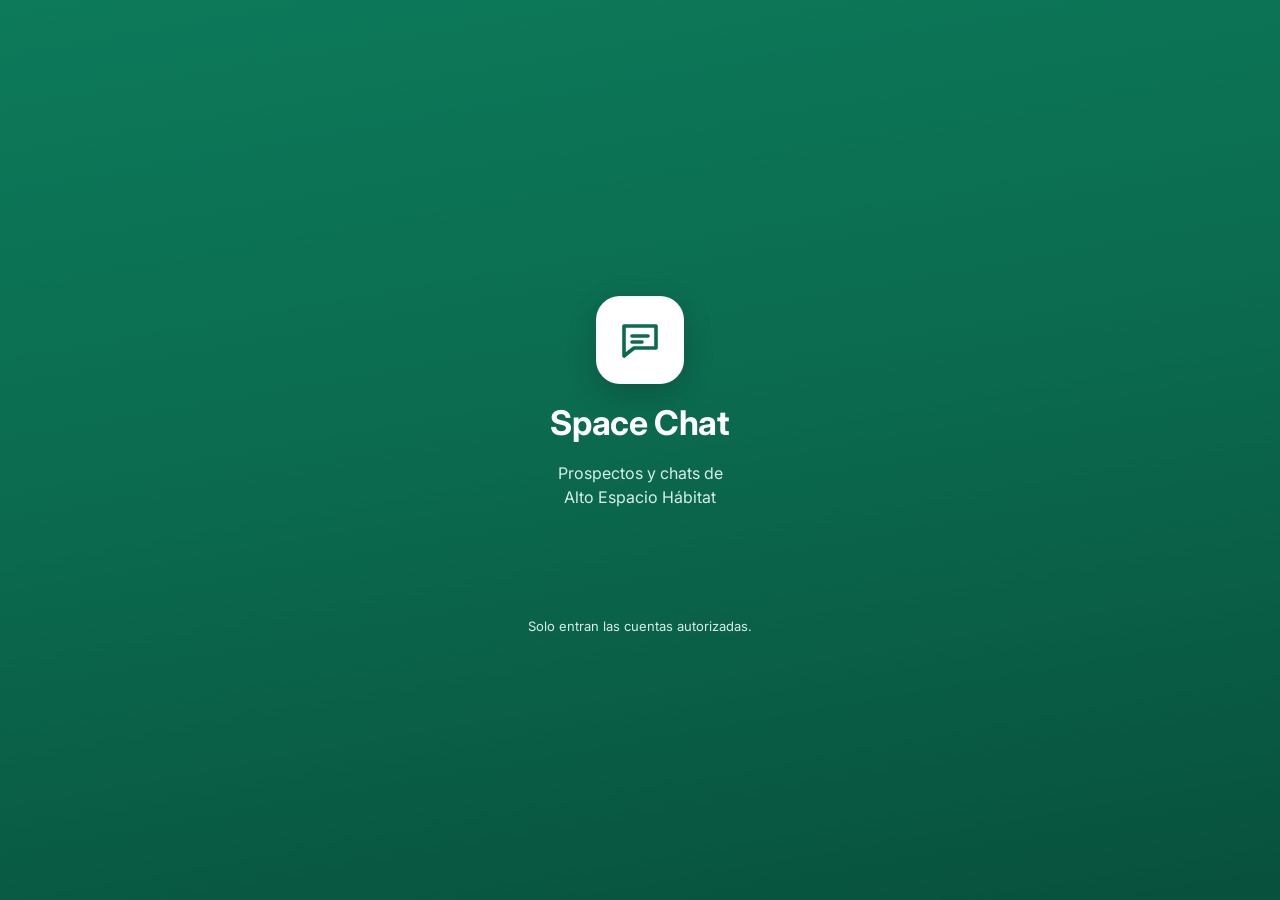
<file: index.html>
<!doctype html>
<html lang="es">
<head>
<meta charset="utf-8">
<meta name="viewport" content="width=device-width, initial-scale=1, viewport-fit=cover, interactive-widget=resizes-content">
<meta name="theme-color" content="#0B6B4F">
<meta name="apple-mobile-web-app-capable" content="yes">
<meta name="apple-mobile-web-app-status-bar-style" content="default">
<meta name="apple-mobile-web-app-title" content="Space Chat">
<title>Space Chat</title>
<link rel="manifest" href="manifest.json">
<link rel="icon" href="icon-192.png">
<link rel="apple-touch-icon" href="icon-192.png">
<link rel="preconnect" href="https://fonts.googleapis.com">
<link rel="preconnect" href="https://fonts.gstatic.com" crossorigin>
<link rel="preconnect" href="https://script.google.com">
<link rel="stylesheet" href="https://fonts.googleapis.com/css2?family=Inter:wght@400;500;600;700&display=swap">
<link rel="stylesheet" href="styles.css">
</head>
<body>
<div id="extension-color"></div>
<div id="app"></div>
<div id="toast" role="status" aria-live="polite"></div>
<script src="config.js"></script>
<script src="app.js" defer></script>
</body>
</html>
</file>
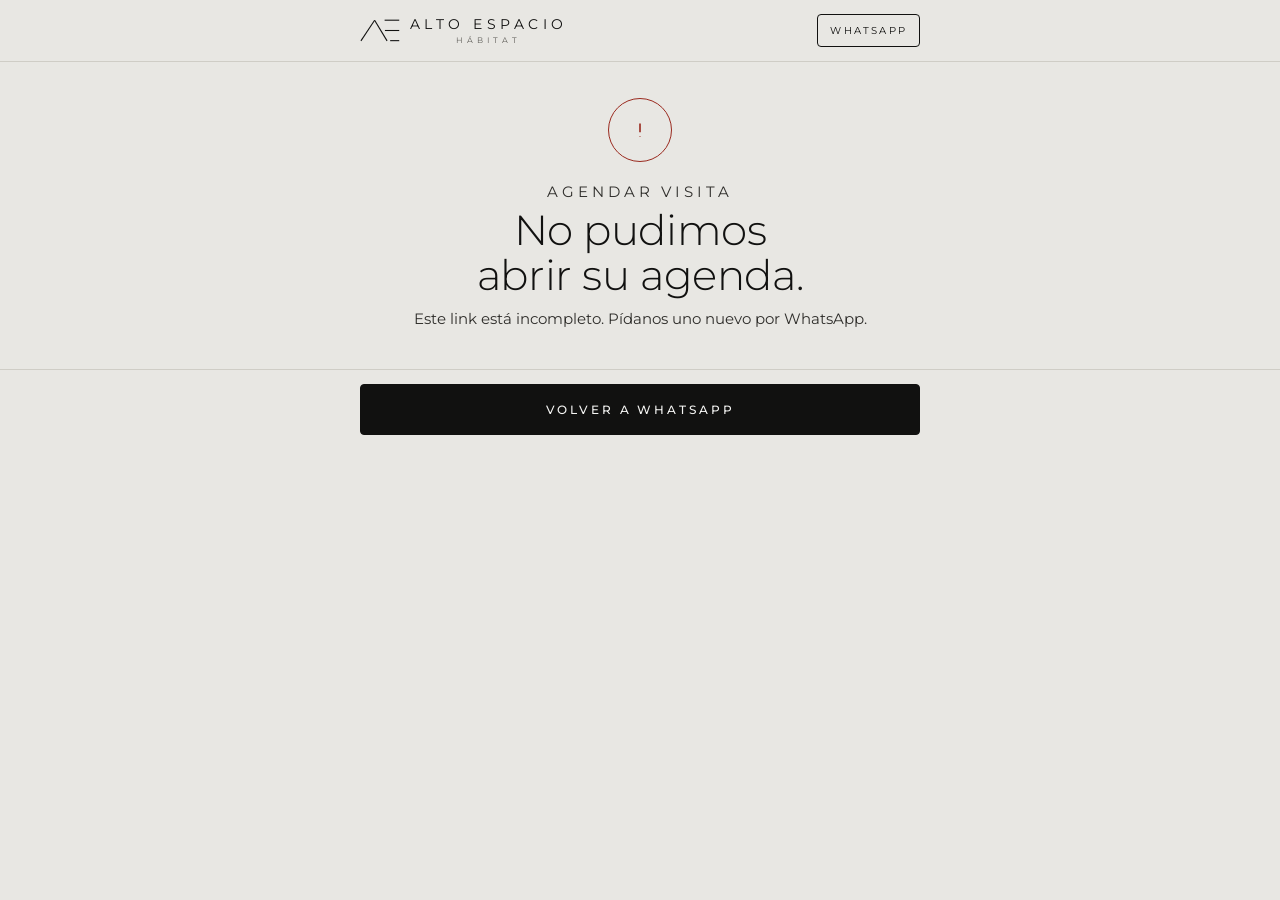
<file: cita/index.html>
<!doctype html>
<html lang="es">
<head>
<meta charset="utf-8">
<meta name="viewport" content="width=device-width, initial-scale=1, viewport-fit=cover">
<meta name="theme-color" content="#E8E7E3">
<meta name="robots" content="noindex">
<title>Agendar visita · Médica Country</title>
<link rel="preconnect" href="https://fonts.googleapis.com">
<link rel="preconnect" href="https://fonts.gstatic.com" crossorigin>
<link href="https://fonts.googleapis.com/css2?family=Montserrat:wght@200;300;400;500;600&display=swap" rel="stylesheet">
<style>
  /* Mismo lenguaje que altoespaciohabitat.github.io: gris cálido, tinta casi negra, Montserrat ligera, líneas finas, esquinas rectas. */
  :root { --fondo:#E8E7E3; --papel:#F3F2EF; --tinta:#111110; --sub:#5E5D58; --tenue:#8D8B84; --linea:#CFCDC6; --linea2:#DEDCD6; --rojo:#9A2A1F;
    --f: Montserrat, "Helvetica Neue", Arial, system-ui, sans-serif; color-scheme: light; }
  * { box-sizing: border-box; }
  html, body { margin: 0; }
  body { font-family: var(--f); background: var(--fondo); color: var(--tinta); -webkit-font-smoothing: antialiased; font-weight: 400; }
  button { font: inherit; cursor: pointer; color: inherit; }
  button:focus-visible, a:focus-visible { outline: 2px solid var(--tinta); outline-offset: 3px; }

  .barra { position: sticky; top: 0; z-index: 5; background: var(--fondo); border-bottom: 1px solid var(--linea); padding: calc(env(safe-area-inset-top, 0px) + 14px) max(16px, env(safe-area-inset-right, 0px)) 14px max(16px, env(safe-area-inset-left, 0px)); }
  .barra-in { max-width: 560px; margin: 0 auto; display: flex; align-items: center; justify-content: space-between; gap: 12px; }
  .marca { display: flex; align-items: center; gap: 10px; text-decoration: none; color: var(--tinta); }
  .marca svg { width: 40px; height: 23px; }
  .marca svg path { stroke: var(--tinta); fill: none; stroke-width: 7; }
  .marca svg rect { fill: var(--tinta); }
  .marca b { display: block; font-weight: 400; font-size: 14px; letter-spacing: .32em; line-height: 1; }
  .marca small { display: block; font-size: 8px; letter-spacing: .5em; margin-top: 4px; text-align: center; color: var(--sub); }
  .cerrar { font-size: 10px; letter-spacing: .22em; text-transform: uppercase; color: var(--tinta); text-decoration: none; border: 1px solid var(--tinta); border-radius: 4px; padding: 9px 12px; white-space: nowrap; }

  main { max-width: 560px; margin: 0 auto; padding: 28px max(16px, env(safe-area-inset-right, 0px)) 0 max(16px, env(safe-area-inset-left, 0px)); }
  .ceja { font-size: 11px; letter-spacing: .26em; text-transform: uppercase; color: var(--sub); margin: 0 0 14px; }
  h1 { font-weight: 300; font-size: clamp(30px, 8.5vw, 42px); line-height: 1.08; letter-spacing: -.01em; margin: 0 0 12px; text-wrap: balance; }
  .intro { font-size: 15px; line-height: 1.6; color: #2F2E2B; margin: 0 0 24px; }

  .caja { border: 1px solid var(--linea); background: var(--papel); padding: 18px; margin-bottom: 14px; }
  .caja .ceja { margin-bottom: 8px; }
  .lugar-nom { font-weight: 300; font-size: 22px; margin: 0 0 6px; }
  .lugar-dir { font-size: 14px; line-height: 1.55; color: var(--sub); margin: 0 0 12px; }
  .enlace { font-size: 10px; letter-spacing: .22em; text-transform: uppercase; color: var(--tinta); text-decoration: none; border-bottom: 1px solid var(--tinta); padding-bottom: 3px; }

  .opciones { display: grid; gap: 8px; }
  .opcion { display: block; width: 100%; text-align: left; border: 1px solid var(--linea); background: #fff; border-radius: 4px; padding: 14px 16px; }
  .opcion b { display: block; font-weight: 500; font-size: 15px; margin-bottom: 3px; }
  .opcion small { display: block; font-size: 12px; color: var(--sub); line-height: 1.45; }
  .opcion:hover { border-color: var(--tinta); }
  .opcion.sel { background: var(--tinta); border-color: var(--tinta); color: #F5F5F3; }
  .opcion.sel small { color: #C9C7C0; }
  .paso { display: flex; align-items: baseline; gap: 10px; margin: 26px 0 12px; }
  .paso i { font-style: normal; font-size: 11px; letter-spacing: .2em; color: var(--tenue); }
  .paso span { font-size: 11px; letter-spacing: .26em; text-transform: uppercase; }
  .paso em { font-style: normal; margin-left: auto; font-size: 12px; color: var(--sub); text-transform: none; letter-spacing: 0; }

  .cal { border: 1px solid var(--linea); background: var(--papel); padding: 14px 12px 12px; }
  .cal-top { display: flex; justify-content: space-between; align-items: center; margin-bottom: 10px; }
  .cal-top b { font-weight: 400; font-size: 13px; letter-spacing: .24em; text-transform: uppercase; }
  .cal-top button { width: 38px; height: 38px; border: 1px solid var(--linea); border-radius: 4px; background: none; font-size: 16px; }
  .cal-top button:disabled { opacity: .3; cursor: default; }
  .dias { display: grid; grid-template-columns: repeat(7, 1fr); gap: 4px; text-align: center; }
  .dn { font-size: 10px; letter-spacing: .14em; color: var(--tenue); padding: 2px 0 6px; }
  .dia { aspect-ratio: 1; max-height: 48px; border: 1px solid transparent; border-radius: 4px; background: none; font-size: 15px; font-weight: 400; font-variant-numeric: tabular-nums; }
  .dia.libre { border-color: var(--linea); background: #fff; font-weight: 500; }
  .dia.libre:hover { border-color: var(--tinta); }
  .dia:disabled { color: #B9B7B0; cursor: default; }
  .dia.vacio { visibility: hidden; }
  .dia.sel { background: var(--tinta); border-color: var(--tinta); color: #F5F5F3; }
  .nota { font-size: 12px; color: var(--sub); margin-top: 10px; line-height: 1.5; }

  .grupo { font-size: 10px; letter-spacing: .24em; text-transform: uppercase; color: var(--tenue); margin: 4px 0 8px; }
  .horas { display: grid; grid-template-columns: repeat(auto-fill, minmax(96px, 1fr)); gap: 8px; margin-bottom: 12px; }
  .hora { border: 1px solid var(--linea); background: #fff; border-radius: 4px; padding: 13px 6px; font-size: 14px; font-weight: 500; font-variant-numeric: tabular-nums; letter-spacing: .02em; }
  .hora:hover { border-color: var(--tinta); }
  .hora.sel { background: var(--tinta); border-color: var(--tinta); color: #F5F5F3; }

  .pie { position: sticky; bottom: 0; background: var(--fondo); border-top: 1px solid var(--linea); margin-top: 28px; padding: 14px max(16px, env(safe-area-inset-right, 0px)) calc(env(safe-area-inset-bottom, 0px) + 14px) max(16px, env(safe-area-inset-left, 0px)); }
  .pie-in { max-width: 560px; margin: 0 auto; }
  .elegido { font-size: 13px; color: var(--sub); text-align: center; margin: 0 0 10px; min-height: 1em; }
  .elegido b { color: var(--tinta); font-weight: 500; }
  .boton { display: block; width: 100%; border: 1px solid var(--tinta); border-radius: 4px; padding: 17px 14px; font-size: 12px; font-weight: 500; letter-spacing: .24em; text-transform: uppercase; background: var(--tinta); color: #F5F5F3; text-align: center; text-decoration: none; }
  .boton:disabled { background: transparent; color: var(--tenue); border-color: var(--linea); cursor: default; }
  .boton.sec { background: transparent; color: var(--tinta); margin-top: 10px; }
  .legal { display: block; text-align: center; color: var(--tenue); font-size: 11px; margin-top: 10px; }
  .legal a { color: var(--sub); }

  .resumen { text-align: center; padding: 8px 0 6px; }
  .sello { width: 64px; height: 64px; border: 1px solid var(--tinta); border-radius: 50%; display: grid; place-items: center; margin: 0 auto 18px; }
  .sello svg { width: 26px; height: 26px; stroke: var(--tinta); fill: none; stroke-width: 1.5; }
  .sello.mal { border-color: var(--rojo); } .sello.mal svg { stroke: var(--rojo); }
  .resumen h1 { margin-bottom: 8px; }
  .resumen p { color: #2F2E2B; font-size: 15px; line-height: 1.6; margin: 4px 0; }
  .fila { display: flex; justify-content: space-between; gap: 16px; border-top: 1px solid var(--linea); padding: 14px 0; font-size: 14px; line-height: 1.5; }
  .fila:last-child { border-bottom: 1px solid var(--linea); }
  .fila span { font-size: 10px; letter-spacing: .24em; text-transform: uppercase; color: var(--tenue); padding-top: 3px; flex-shrink: 0; }
  .fila div { text-align: right; }
  .aviso { border: 1px solid var(--rojo); color: var(--rojo); padding: 12px 14px; font-size: 13px; line-height: 1.5; margin-bottom: 14px; background: #F7EFEC; }

  .cargando { display: flex; gap: 8px; justify-content: center; padding: 90px 0; }
  .cargando i { width: 6px; height: 6px; background: var(--tinta); animation: late 1.1s infinite; }
  .cargando i:nth-child(2) { animation-delay: .15s; } .cargando i:nth-child(3) { animation-delay: .3s; }
  @keyframes late { 50% { opacity: .2; } }
  .entra { animation: entra .4s cubic-bezier(.2,.8,.2,1); }
  @keyframes entra { from { opacity: 0; transform: translateY(10px); } to { opacity: 1; transform: none; } }
  @media (prefers-reduced-motion: reduce) { .entra, .cargando i { animation: none; } }
</style>
</head>
<body>
<header class="barra"><div class="barra-in">
  <a class="marca" href="https://altoespaciohabitat.github.io/" aria-label="Alto Espacio Hábitat">
    <svg viewBox="0 0 260 145" aria-hidden="true"><path d="M95 6 L6 140"/><path d="M95 6 L176 140"/><rect x="160" y="2" width="95" height="7"/><rect x="162" y="69" width="93" height="7"/><rect x="196" y="135" width="59" height="7"/></svg>
    <span><b>ALTO ESPACIO</b><small>HÁBITAT</small></span>
  </a>
  <a class="cerrar" href="https://wa.me/525612422195">WhatsApp</a>
</div></header>
<main id="cuerpo" aria-live="polite"><div class="cargando"><i></i><i></i><i></i></div></main>
<div class="pie" id="pie" hidden><div class="pie-in" id="pieIn"></div></div>
<script>
(function () {
  var API = 'https://script.google.com/macros/s/AKfycbwW0w87bI-1Q7JDD-YK_NIXlgeypNOVd6m_nb1QOENaZOapB-GHPfpmc-YQr5j-oj_C/exec';
  var WA = 'https://wa.me/525612422195';
  // Los mismos lugares (mismos id) están en el cerebro: LUGARES_CITA.
  var LUGARES = [
    { id: 'inverti', nombre: 'Oficinas Inverti', dir: 'Av. Universidad 1011, int. 504, Zapopan, Jal.', mapa: 'https://maps.app.goo.gl/Pmu4d16nVfQwN7EV9' },
    { id: 'acueducto', nombre: 'Torre Médica Acueducto', dir: 'Anillo Periférico Nte. Manuel Gómez Morín 731, Puerta de Hierro, Zapopan, Jal.', mapa: 'https://maps.app.goo.gl/ABgg3jogXT39pPi18' },
    { id: 'video', nombre: 'Videollamada', dir: 'Por Google Meet. Le mandamos el link por WhatsApp.', video: true }
  ];
  function lugarPorId(id) { for (var i = 0; i < LUGARES.length; i++) if (LUGARES[i].id === id) return LUGARES[i]; return null; }
  var MESES = ['enero','febrero','marzo','abril','mayo','junio','julio','agosto','septiembre','octubre','noviembre','diciembre'];
  var DIAS = ['domingo','lunes','martes','miércoles','jueves','viernes','sábado'];
  var token = new URLSearchParams(location.search).get('t') || '';
  var E = { datos: null, mes: null, lugar: null, fecha: null, hora: null, aviso: '' };
  var $ = function (id) { return document.getElementById(id); };
  var ICO_OK = '<svg viewBox="0 0 24 24"><path d="M5 12.5l4.5 4.5L19 7.5"/></svg>';
  var ICO_MAL = '<svg viewBox="0 0 24 24"><path d="M12 6v8M12 17.5v.5"/></svg>';
  function esc(s) { return String(s == null ? '' : s).replace(/[&<>"]/g, function (c) { return { '&': '&amp;', '<': '&lt;', '>': '&gt;', '"': '&quot;' }[c]; }); }
  function partes(clave) { var a = clave.split('-'); return { y: +a[0], m: +a[1], d: +a[2] }; }
  function fechaLarga(clave) { var p = partes(clave), f = new Date(p.y, p.m - 1, p.d); var t = DIAS[f.getDay()] + ' ' + p.d + ' de ' + MESES[p.m - 1]; return t.charAt(0).toUpperCase() + t.slice(1); }
  function horaTexto(id) { var lista = (E.datos.libres[E.fecha] || []); for (var i = 0; i < lista.length; i++) if (lista[i].id === id) return lista[i].title; return id; }
  function hora24(h) { var m = String(h.id || h.title).match(/(\d{1,2}):(\d{2})/); if (!m) return 12; var n = +m[1]; if (/p\.?\s?m/i.test(h.title) && n < 12) n += 12; return n; }
  function api(cita) {
    return fetch(API, { method: 'POST', headers: { 'Content-Type': 'text/plain' }, body: JSON.stringify({ cita: cita }) })
      .then(function (r) { return r.json(); }, function () { throw new Error('Sin conexión. Revise su internet e intente de nuevo.'); })
      .then(function (j) { if (!j.ok) throw new Error(j.error || j.mensaje || 'Algo salió mal.'); return j.data; });
  }
  function pie(html) { $('pie').hidden = !html; $('pieIn').innerHTML = html || ''; }
  function cuerpo(html) { $('cuerpo').innerHTML = '<div class="entra">' + html + '</div>'; }
  function lugarCaja(l, meet) {
    var liga = l.video ? (meet ? '<a class="enlace" href="' + esc(meet) + '" target="_blank" rel="noopener">Entrar a la videollamada ↗</a>' : '')
      : '<a class="enlace" href="' + l.mapa + '" target="_blank" rel="noopener">Cómo llegar ↗</a>';
    return '<div class="caja"><p class="ceja">' + (l.video ? 'Videollamada' : 'Ubicación') + '</p><p class="lugar-nom">' + esc(l.nombre) + '</p><p class="lugar-dir">' + esc(l.dir) + '</p>' + liga + '</div>';
  }
  function opcionesLugar() {
    return '<div class="opciones">' + LUGARES.map(function (l) {
      return '<button class="opcion' + (E.lugar === l.id ? ' sel' : '') + '" data-l="' + l.id + '" aria-pressed="' + (E.lugar === l.id) + '"><b>' + esc(l.nombre) + '</b><small>' + esc(l.video ? 'Google Meet, desde su celular o computadora' : l.dir) + '</small></button>';
    }).join('') + '</div>';
  }
  function error(msg) {
    cuerpo('<div class="resumen"><div class="sello mal">' + ICO_MAL + '</div><p class="ceja">Agendar visita</p><h1>No pudimos abrir su agenda.</h1><p>' + esc(msg) + '</p></div>');
    pie('<a class="boton" href="' + WA + '">Volver a WhatsApp</a>');
  }

  function pantallaElegir() {
    var d = E.datos;
    var min = partes(d.min_fecha), max = partes(d.max_fecha);
    if (!E.mes) { var primero = Object.keys(d.libres).sort()[0]; var p0 = primero ? partes(primero) : min; E.mes = { y: p0.y, m: p0.m }; }
    var y = E.mes.y, m = E.mes.m, primeroDia = new Date(y, m - 1, 1).getDay(), total = new Date(y, m, 0).getDate();
    var celdas = ['D','L','M','M','J','V','S'].map(function (x) { return '<span class="dn">' + x + '</span>'; }).join('');
    // En el mes actual se ocultan las semanas que ya pasaron completas (menos filas grises).
    var desde = 1;
    if (y === min.y && m === min.m) { var semanasPasadas = Math.floor((primeroDia + min.d - 1) / 7); if (semanasPasadas > 0) { desde = semanasPasadas * 7 - primeroDia + 1; primeroDia = 0; } }
    for (var i = 0; i < primeroDia; i++) celdas += '<button class="dia vacio" disabled tabindex="-1"></button>';
    for (var k = desde; k <= total; k++) {
      var clave = y + '-' + (m < 10 ? '0' : '') + m + '-' + (k < 10 ? '0' : '') + k, libre = !!d.libres[clave];
      celdas += '<button class="dia' + (libre ? ' libre' : '') + (E.fecha === clave ? ' sel' : '') + '" data-d="' + clave + '"' + (libre ? '' : ' disabled') + ' aria-label="' + esc(fechaLarga(clave)) + (libre ? '' : ', sin horarios') + '">' + k + '</button>';
    }
    var puedeAntes = (y > min.y) || (y === min.y && m > min.m), puedeDespues = (y < max.y) || (y === max.y && m < max.m);
    var horas = E.fecha ? (d.libres[E.fecha] || []) : [];
    var manana = horas.filter(function (h) { return hora24(h) < 13; }), tarde = horas.filter(function (h) { return hora24(h) >= 13; });
    function chips(lista) { return '<div class="horas">' + lista.map(function (h) { return '<button class="hora' + (E.hora === h.id ? ' sel' : '') + '" data-h="' + esc(h.id) + '">' + esc(h.title) + '</button>'; }).join('') + '</div>'; }
    var bloqueHoras = '';
    if (E.fecha) {
      bloqueHoras = '<div class="paso" id="pasoHora"><i>03</i><span>Hora</span><em>' + esc(fechaLarga(E.fecha)) + '</em></div>' +
        (horas.length
          ? (manana.length ? '<p class="grupo">Mañana</p>' + chips(manana) : '') + (tarde.length ? '<p class="grupo">Tarde</p>' + chips(tarde) : '') +
            '<p class="nota">La visita dura ' + (d.duracion || 60) + ' minutos, aproximadamente.</p>'
          : '<p class="nota">Ese día ya no hay horarios. Elija otro, por favor.</p>');
    }
    cuerpo(
      '<p class="ceja">Médica Country · Visita</p>' +
      '<h1>' + (d.saludo ? esc(d.saludo) + ', agende' : 'Agende') + ' su visita.</h1>' +
      '<p class="intro">Elija dónde, qué día y a qué hora. Un asesor de Alto Espacio le mostrará los consultorios en persona o por videollamada.</p>' +
      (E.aviso ? '<div class="aviso">' + esc(E.aviso) + '</div>' : '') +
      '<div class="paso"><i>01</i><span>Lugar</span></div>' + opcionesLugar() +
      '<div class="paso"><i>02</i><span>Día</span></div>' +
      '<div class="cal"><div class="cal-top"><button id="antes" aria-label="Mes anterior"' + (puedeAntes ? '' : ' disabled') + '>‹</button><b>' + MESES[m - 1] + ' ' + y + '</b><button id="despues" aria-label="Mes siguiente"' + (puedeDespues ? '' : ' disabled') + '>›</button></div><div class="dias">' + celdas + '</div>' +
      '<p class="nota">Los días con recuadro tienen horarios libres.</p></div>' +
      bloqueHoras
    );
    var listo = E.lugar && E.fecha && E.hora, lg = lugarPorId(E.lugar);
    pie('<p class="elegido">' + (listo ? '<b>' + esc(fechaLarga(E.fecha)) + '</b> · ' + esc(horaTexto(E.hora)) + ' · ' + esc(lg.nombre) : !E.lugar ? 'Elija dónde quiere su visita' : E.fecha ? 'Ahora elija una hora' : 'Elija un día para ver los horarios') + '</p>' +
      '<button class="boton" id="seguir"' + (listo ? '' : ' disabled') + '>Continuar</button>' +
      '<small class="legal">Sus datos solo se usan para agendar su visita · <a href="https://mcdiego426-stack.github.io/space-chat/privacidad.html" target="_blank" rel="noopener">Aviso de privacidad</a></small>');
    [].forEach.call(document.querySelectorAll('[data-l]'), function (b) { b.onclick = function () { E.lugar = b.getAttribute('data-l'); var y0 = window.scrollY; pantallaElegir(); window.scrollTo(0, y0); }; });
    [].forEach.call(document.querySelectorAll('[data-d]'), function (b) { b.onclick = function () { E.fecha = b.getAttribute('data-d'); E.hora = null; E.aviso = ''; pantallaElegir(); var h = $('pasoHora'); if (h) h.scrollIntoView({ behavior: 'smooth', block: 'start' }); }; });
    [].forEach.call(document.querySelectorAll('[data-h]'), function (b) { b.onclick = function () { E.hora = b.getAttribute('data-h'); var y0 = window.scrollY; pantallaElegir(); window.scrollTo(0, y0); }; });
    $('antes').onclick = function () { E.mes = m === 1 ? { y: y - 1, m: 12 } : { y: y, m: m - 1 }; pantallaElegir(); };
    $('despues').onclick = function () { E.mes = m === 12 ? { y: y + 1, m: 1 } : { y: y, m: m + 1 }; pantallaElegir(); };
    $('seguir').onclick = pantallaConfirmar;
  }

  function pantallaConfirmar() {
    var d = E.datos;
    window.scrollTo(0, 0);
    cuerpo('<p class="ceja">Confirmar visita</p><h1>' + esc(fechaLarga(E.fecha)) + '<br>' + esc(horaTexto(E.hora)) + '</h1>' +
      '<p class="intro">Revise los datos y confirme. Le apartamos el horario de inmediato.</p>' +
      '<div class="fila"><span>' + (lugarPorId(E.lugar).video ? 'Modalidad' : 'Lugar') + '</span><div>' + esc(lugarPorId(E.lugar).nombre) + '<br><small style="color:var(--sub)">' + esc(lugarPorId(E.lugar).dir) + '</small></div></div>' +
      '<div class="fila"><span>Duración</span><div>' + (d.duracion || 60) + ' minutos</div></div>' +
      '<div class="fila"><span>Le atiende</span><div>Un asesor de Alto Espacio Hábitat</div></div>');
    pie('<button class="boton" id="confirmar">Confirmar visita</button><button class="boton sec" id="cambiar">Cambiar día u hora</button>');
    $('cambiar').onclick = function () { pantallaElegir(); window.scrollTo(0, 0); };
    $('confirmar').onclick = function () {
      var b = $('confirmar'); b.disabled = true; b.textContent = 'Apartando su horario…'; $('cambiar').hidden = true;
      api({ t: token, accion: 'agendar', lugar: E.lugar, fecha: E.fecha, hora: E.hora }).then(function (r) {
        if (r.ok) return pantallaListo(r.resumen, r.meet);
        E.datos.libres = r.libres || E.datos.libres; E.hora = null;
        E.aviso = (r.datos && r.datos.aviso) || 'Ese horario se acaba de ocupar. Elija otro, por favor.';
        pantallaElegir(); window.scrollTo(0, 0);
      }).catch(function (e) { b.disabled = false; b.textContent = 'Confirmar visita'; $('cambiar').hidden = false; alertaSuave(e.message); });
    };
  }
  function alertaSuave(msg) {
    var a = document.createElement('div'); a.className = 'aviso'; a.textContent = msg;
    $('cuerpo').insertBefore(a, $('cuerpo').firstChild); window.scrollTo(0, 0);
  }
  function pantallaListo(resumen, meet) {
    var d = E.datos;
    window.scrollTo(0, 0);
    cuerpo('<div class="resumen"><div class="sello">' + ICO_OK + '</div><p class="ceja">Visita agendada</p><h1>¡Listo' + (d.saludo ? ', ' + esc(d.saludo) : '') + '!</h1>' +
      '<p>Le esperamos el <b>' + esc(resumen) + '</b>' + (/\.$/.test(resumen) ? '' : '.') + '</p></div>' +
      '<div style="margin-top:22px">' + lugarCaja(lugarPorId(E.lugar), meet) + '</div>' +
      '<p class="nota" style="text-align:center">' + (lugarPorId(E.lugar).video ? 'También le mandamos el link de la videollamada por WhatsApp.' : 'También le mandamos la confirmación por WhatsApp.') + '</p>');
    pie('<a class="boton" href="' + WA + '">Volver a WhatsApp</a>');
  }

  if (!token) return error('Este link está incompleto. Pídanos uno nuevo por WhatsApp.');
  api({ t: token, accion: 'inicio' }).then(function (d) { E.datos = d; pantallaElegir(); }).catch(function (e) { error(e.message); });
})();
</script>
</body>
</html>
</file>
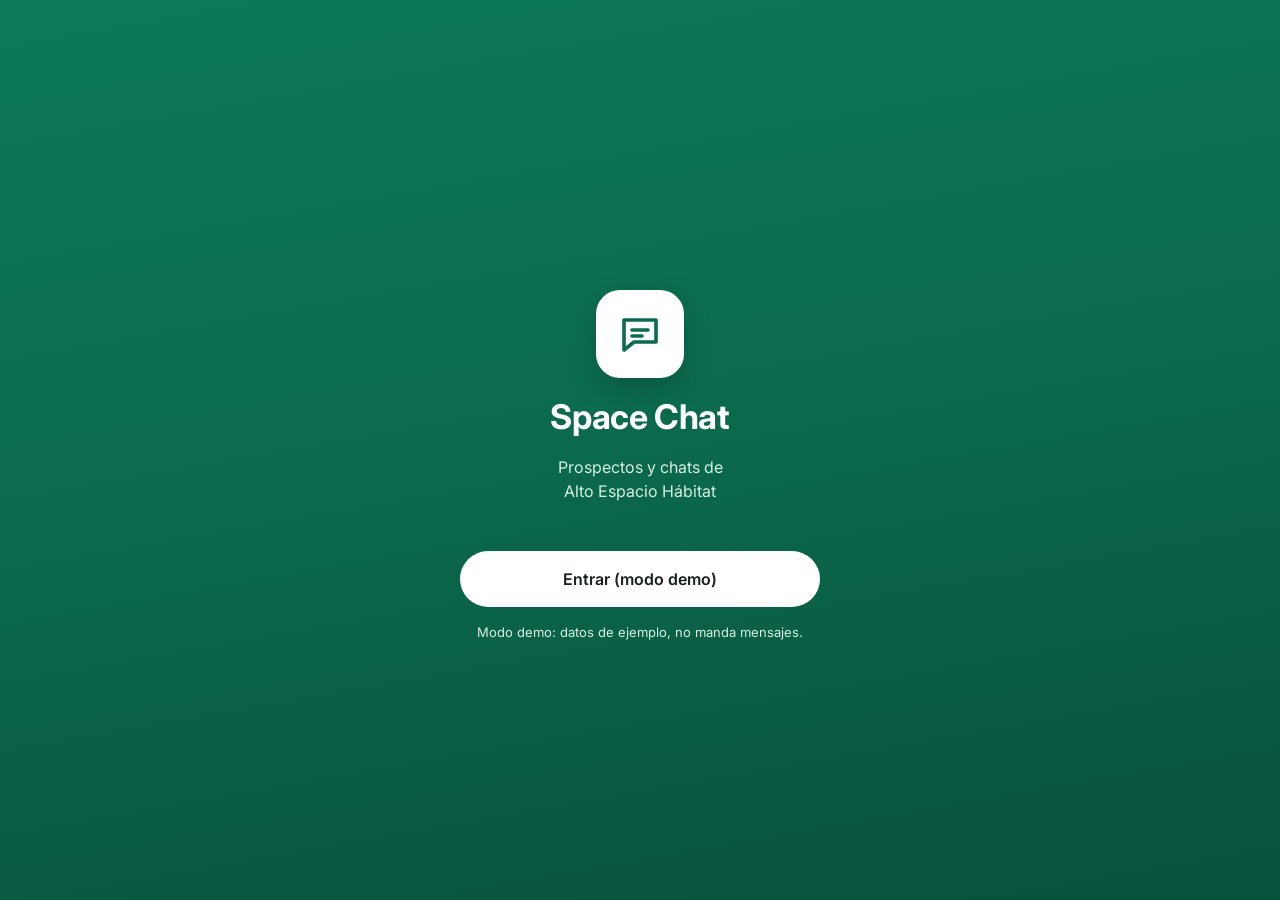
<file: prueba/index.html>
<!doctype html>
<html lang="es">
<head>
<meta charset="utf-8">
<meta name="viewport" content="width=device-width, initial-scale=1, viewport-fit=cover, interactive-widget=resizes-content">
<meta name="theme-color" content="#0B6B4F">
<meta name="apple-mobile-web-app-capable" content="yes">
<meta name="apple-mobile-web-app-status-bar-style" content="default">
<meta name="apple-mobile-web-app-title" content="SC prueba">
<title>Space Chat (prueba)</title>
<link rel="manifest" href="manifest.json">
<link rel="icon" href="../icon-192.png">
<link rel="apple-touch-icon" href="../icon-192.png">
<link rel="preconnect" href="https://fonts.googleapis.com">
<link rel="preconnect" href="https://fonts.gstatic.com" crossorigin>
<link rel="preconnect" href="https://script.google.com">
<link rel="stylesheet" href="https://fonts.googleapis.com/css2?family=Inter:wght@400;500;600;700&display=swap">
<link rel="stylesheet" href="styles.css">
</head>
<body>
<div id="extension-color"></div>
<div id="app"></div>
<div id="toast" role="status" aria-live="polite"></div>
<script src="config.js"></script>
<script src="app.js" defer></script>
</body>
</html>
</file>
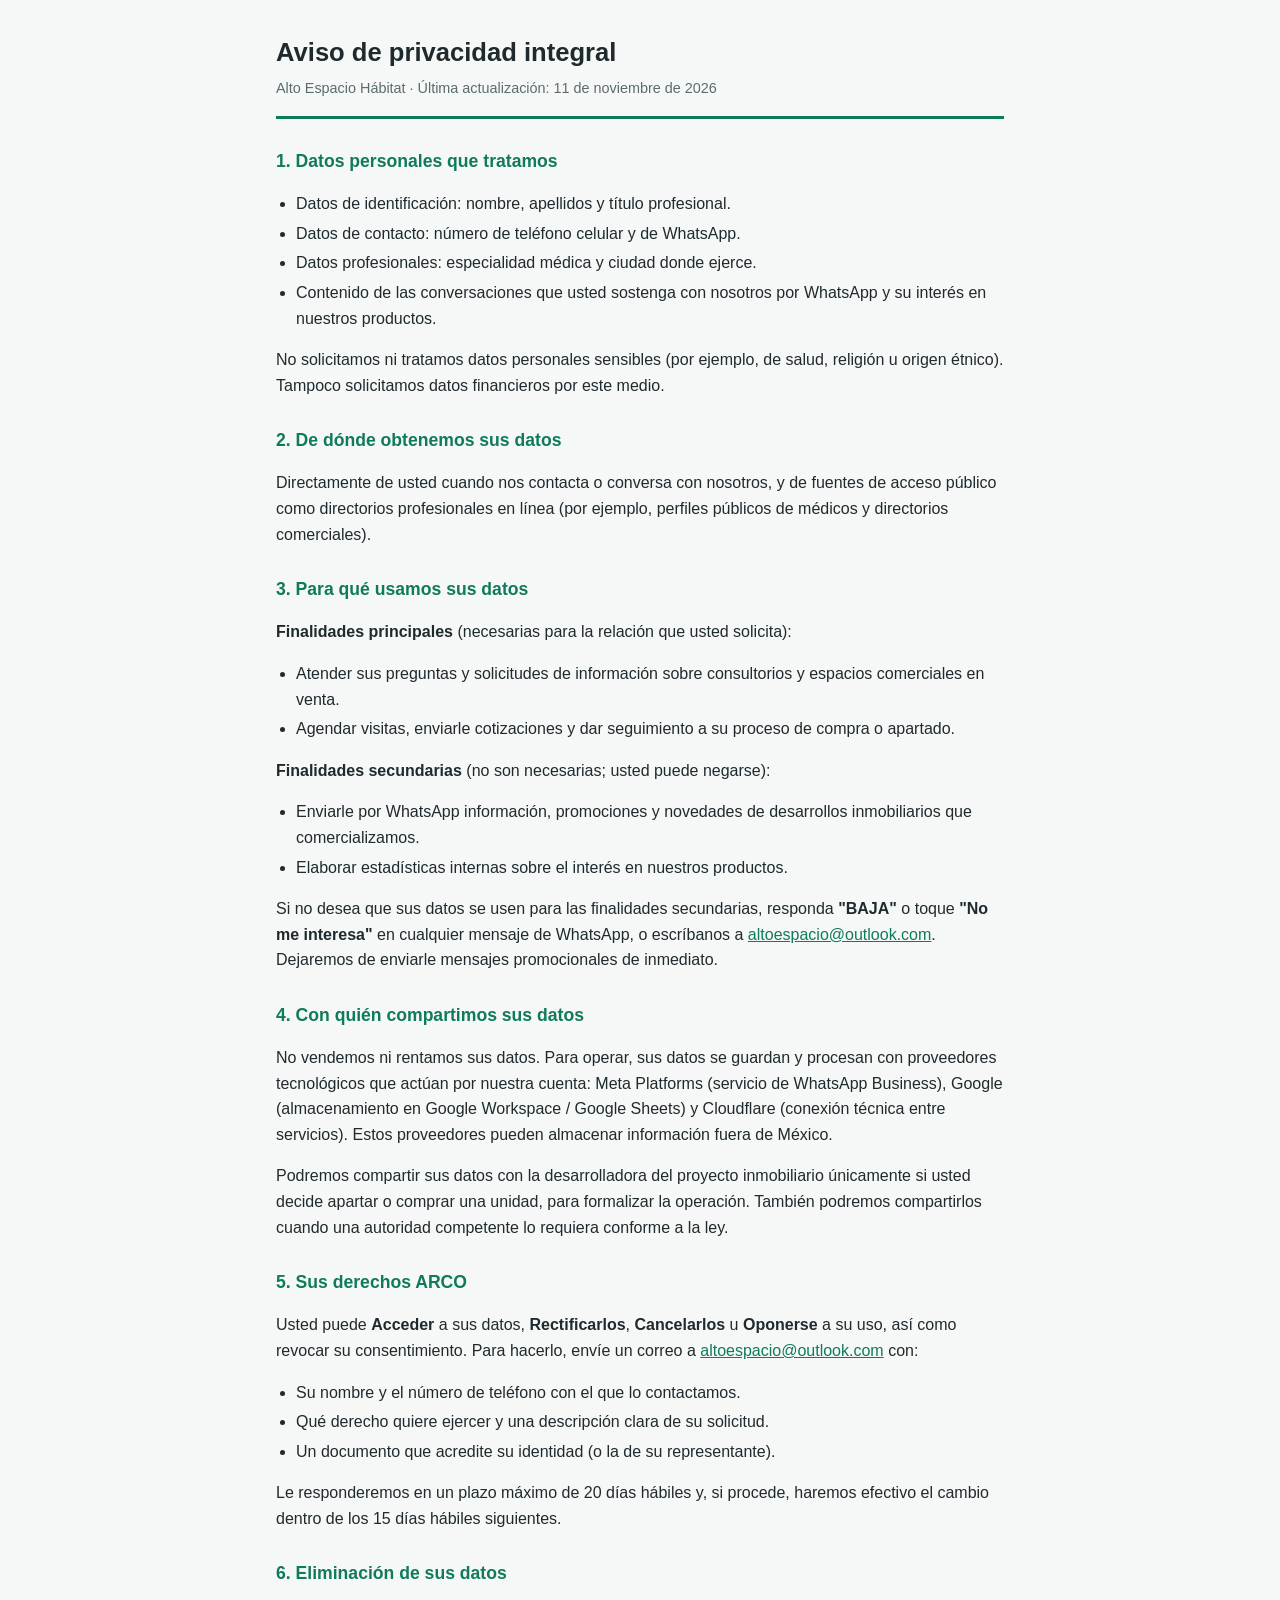
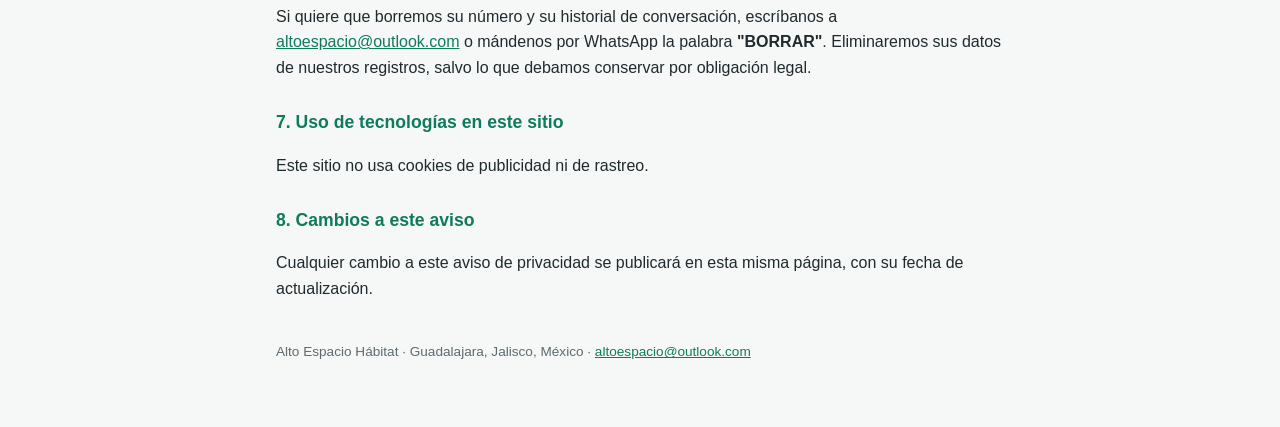
<file: privacidad.html>
<!doctype html>
<html lang="es">
<head>
<meta charset="utf-8">
<meta name="viewport" content="width=device-width, initial-scale=1">
<title>Aviso de privacidad · Alto Espacio Hábitat</title>
<style>
  :root { --tinta:#1f2a2e; --suave:#5b6b70; --fondo:#f6f8f7; --verde:#0f7a5c; --linea:#dfe6e3; }
  * { box-sizing: border-box; }
  body { margin:0; background:var(--fondo); color:var(--tinta); font:16px/1.6 -apple-system, BlinkMacSystemFont, "Segoe UI", Roboto, sans-serif; }
  main { max-width:760px; margin:0 auto; padding:32px 16px 64px; }
  header { border-bottom:3px solid var(--verde); padding-bottom:16px; margin-bottom:24px; }
  h1 { font-size:1.6rem; margin:0 0 4px; }
  .fecha { color:var(--suave); font-size:.9rem; margin:0; }
  h2 { font-size:1.1rem; margin:28px 0 8px; color:var(--verde); }
  ul { padding-left:20px; }
  li { margin:4px 0; }
  a { color:var(--verde); }
  .caja { background:#fff; border:1px solid var(--linea); border-radius:10px; padding:16px; }
  footer { margin-top:40px; color:var(--suave); font-size:.85rem; }
</style>
</head>
<body>
<main>
<header>
  <h1>Aviso de privacidad integral</h1>
  <p class="fecha">Alto Espacio Hábitat · Última actualización: 11 de noviembre de 2026</p>
</header>

<h2>1. Datos personales que tratamos</h2>
<ul>
  <li>Datos de identificación: nombre, apellidos y título profesional.</li>
  <li>Datos de contacto: número de teléfono celular y de WhatsApp.</li>
  <li>Datos profesionales: especialidad médica y ciudad donde ejerce.</li>
  <li>Contenido de las conversaciones que usted sostenga con nosotros por WhatsApp y su interés en nuestros productos.</li>
</ul>
<p>No solicitamos ni tratamos datos personales sensibles (por ejemplo, de salud, religión u origen étnico). Tampoco solicitamos datos financieros por este medio.</p>

<h2>2. De dónde obtenemos sus datos</h2>
<p>Directamente de usted cuando nos contacta o conversa con nosotros, y de fuentes de acceso público como directorios profesionales en línea (por ejemplo, perfiles públicos de médicos y directorios comerciales).</p>

<h2>3. Para qué usamos sus datos</h2>
<p><strong>Finalidades principales</strong> (necesarias para la relación que usted solicita):</p>
<ul>
  <li>Atender sus preguntas y solicitudes de información sobre consultorios y espacios comerciales en venta.</li>
  <li>Agendar visitas, enviarle cotizaciones y dar seguimiento a su proceso de compra o apartado.</li>
</ul>
<p><strong>Finalidades secundarias</strong> (no son necesarias; usted puede negarse):</p>
<ul>
  <li>Enviarle por WhatsApp información, promociones y novedades de desarrollos inmobiliarios que comercializamos.</li>
  <li>Elaborar estadísticas internas sobre el interés en nuestros productos.</li>
</ul>
<p>Si no desea que sus datos se usen para las finalidades secundarias, responda <strong>"BAJA"</strong> o toque <strong>"No me interesa"</strong> en cualquier mensaje de WhatsApp, o escríbanos a <a href="mailto:altoespacio@outlook.com">altoespacio@outlook.com</a>. Dejaremos de enviarle mensajes promocionales de inmediato.</p>

<h2>4. Con quién compartimos sus datos</h2>
<p>No vendemos ni rentamos sus datos. Para operar, sus datos se guardan y procesan con proveedores tecnológicos que actúan por nuestra cuenta: Meta Platforms (servicio de WhatsApp Business), Google (almacenamiento en Google Workspace / Google Sheets) y Cloudflare (conexión técnica entre servicios). Estos proveedores pueden almacenar información fuera de México.</p>
<p>Podremos compartir sus datos con la desarrolladora del proyecto inmobiliario únicamente si usted decide apartar o comprar una unidad, para formalizar la operación. También podremos compartirlos cuando una autoridad competente lo requiera conforme a la ley.</p>

<h2>5. Sus derechos ARCO</h2>
<p>Usted puede <strong>Acceder</strong> a sus datos, <strong>Rectificarlos</strong>, <strong>Cancelarlos</strong> u <strong>Oponerse</strong> a su uso, así como revocar su consentimiento. Para hacerlo, envíe un correo a <a href="mailto:altoespacio@outlook.com">altoespacio@outlook.com</a> con:</p>
<ul>
  <li>Su nombre y el número de teléfono con el que lo contactamos.</li>
  <li>Qué derecho quiere ejercer y una descripción clara de su solicitud.</li>
  <li>Un documento que acredite su identidad (o la de su representante).</li>
</ul>
<p>Le responderemos en un plazo máximo de 20 días hábiles y, si procede, haremos efectivo el cambio dentro de los 15 días hábiles siguientes.</p>

<h2>6. Eliminación de sus datos</h2>
<p>Si quiere que borremos su número y su historial de conversación, escríbanos a <a href="mailto:altoespacio@outlook.com">altoespacio@outlook.com</a> o mándenos por WhatsApp la palabra <strong>"BORRAR"</strong>. Eliminaremos sus datos de nuestros registros, salvo lo que debamos conservar por obligación legal.</p>

<h2>7. Uso de tecnologías en este sitio</h2>
<p>Este sitio no usa cookies de publicidad ni de rastreo.</p>

<h2>8. Cambios a este aviso</h2>
<p>Cualquier cambio a este aviso de privacidad se publicará en esta misma página, con su fecha de actualización.</p>

<footer>
  Alto Espacio Hábitat · Guadalajara, Jalisco, México · <a href="mailto:altoespacio@outlook.com">altoespacio@outlook.com</a>
</footer>
</main>
</body>
</html>
</file>
<file: styles.css>
:root {
  --verde: #0B6B4F;
  --verde-osc: #08513C;
  --acento: #19A463;
  --claro: #D7EFE5;
  --borde: #8CCBB4;
  --fondo: #F3F5F4;
  --chat: #ECEFEA;
  --burbuja: #D9F2E3;
  --texto: #18201C;
  --gris: #5B6661;
  --gris2: #8A9590;
  --linea: #EBEFED;
  --rojo: #B42318;
  --ambar: #8A4B08;
  --azul: #2C7BE5;
  --sombra: 0 1px 2px rgba(16, 24, 20, .06), 0 4px 16px rgba(16, 24, 20, .06);
  --rapido: .16s cubic-bezier(.2, .8, .2, 1);
}
* { box-sizing: border-box; -webkit-tap-highlight-color: transparent; }
/* El iPhone pinta la barra de la hora (y su difuminado) con el color de fondo de la página: verde, como el encabezado. */
html { background: var(--verde); }
html, body { margin: 0; height: 100%; overscroll-behavior: none; touch-action: manipulation; }
/* La app no "rebota" como página web: solo se mueven las listas y los chats. */
body { overflow: hidden; }
/* Que mantener presionado un chat no abra el menú de "copiar enlace" ni seleccione texto. */
.fila, .tab, .chip, .boton, .boton-sec, .icono-btn, .enviar, .etapa-op, .conv-quien, .redondo, .badge-btn { -webkit-user-select: none; user-select: none; -webkit-touch-callout: none; }
body { font-family: Inter, -apple-system, system-ui, sans-serif; color: var(--texto); background: var(--verde); -webkit-font-smoothing: antialiased; }
button, input, textarea, select { font-family: inherit; font-size: inherit; color: inherit; }
button { cursor: pointer; }
a { color: var(--verde); }
.oculto { position: absolute; left: -9999px; }
.oculto-suave { display: none; }
h1 { margin: 0; font-size: 22px; font-weight: 700; letter-spacing: -.01em; }

/* ---------- Estructura ---------- */
#app { height: 100dvh; display: flex; flex-direction: column; overflow: hidden; background: var(--fondo); }

/* Con el teclado abierto: la app ocupa solo lo visible arriba del teclado y lo sigue. */
.con-teclado #app { position: fixed; left: 0; right: 0; top: 0; height: var(--vv-alto, 100dvh); transform: translateY(var(--vv-arriba, 0px)); }
.con-teclado .redactar { padding-bottom: 8px; }
#bajo-teclado { display: none; }
.con-teclado #bajo-teclado { display: block; position: fixed; left: 0; right: 0; top: calc(var(--vv-arriba, 0px) + var(--vv-alto, 100dvh)); height: 100vh; background: #F7F8F7; }
.con-teclado .hoja-fondo { top: var(--vv-arriba, 0px); bottom: auto; height: var(--vv-alto, 100dvh); }
.barra { position: sticky; top: 0; z-index: 5; background: var(--verde); color: #fff; padding: calc(env(safe-area-inset-top) + 14px) 16px 12px; display: flex; flex-direction: column; gap: 12px; flex-shrink: 0; }
.barra-fila { display: flex; justify-content: space-between; align-items: center; gap: 12px; }
.barra-der { display: flex; align-items: center; gap: 4px; }
.icono-btn { width: 42px; height: 42px; border: none; background: transparent; display: inline-flex; align-items: center; justify-content: center; color: inherit; border-radius: 21px; flex-shrink: 0; transition: background var(--rapido), transform var(--rapido); text-decoration: none; }
.icono-btn:active { background: rgba(255, 255, 255, .18); transform: scale(.92); }
.chips { display: flex; gap: 8px; overflow-x: auto; scrollbar-width: none; margin: 0 -16px; padding: 0 16px; }
.chips::-webkit-scrollbar { display: none; }
.chip { height: 32px; padding: 0 14px; border-radius: 16px; border: 1px solid var(--borde); background: transparent; color: #fff; font-size: 13px; font-weight: 500; white-space: nowrap; flex-shrink: 0; transition: background var(--rapido), color var(--rapido), transform var(--rapido); }
.chip:active { transform: scale(.95); }
.chip.activo { background: #fff; color: var(--verde); border-color: #fff; font-weight: 600; }
.chips.claros { margin: 0; padding: 0; flex-wrap: wrap; }
.chips.claros .chip { border: none; background: #EEF2F0; color: #3F4A45; font-weight: 600; }
.chips.claros .chip.activo { background: var(--verde); color: #fff; }
.chips-barra { padding: 10px 16px; border-bottom: 1px solid var(--linea); background: #fff; }
.chips-barra .chips.claros { flex-wrap: nowrap; overflow-x: auto; margin: 0 -16px; padding: 0 16px; }
.contenido { flex: 1; overflow-y: auto; -webkit-overflow-scrolling: touch; overscroll-behavior: contain; min-height: 0; }
.contenido.blanco { background: #fff; }
.tabs { display: grid; grid-template-columns: repeat(4, minmax(0, 1fr)); flex-shrink: 0; }
.tab { display: flex; flex-direction: column; align-items: center; gap: 3px; padding: 6px 0 4px; text-decoration: none; color: var(--gris); font-size: 11.5px; font-weight: 500; position: relative; transition: color var(--rapido); }
.tab svg { transition: transform var(--rapido); }
.tab:active svg { transform: scale(.88); }
.tab.activo { color: var(--verde); font-weight: 700; }
.tab .punto { position: absolute; top: 3px; left: calc(50% + 6px); min-width: 18px; height: 18px; border-radius: 9px; background: var(--acento); color: #fff; font-size: 11px; font-weight: 700; display: flex; align-items: center; justify-content: center; padding: 0 5px; }
.buscar { width: 100%; height: 40px; border-radius: 20px; border: none; padding: 0 16px; font-size: 16px; background: #fff; outline: none; color: var(--texto); -webkit-text-fill-color: var(--texto); caret-color: var(--verde); }
.buscar::placeholder { color: #8A9590; -webkit-text-fill-color: #8A9590; }
.buscar.borde { border: 1px solid #D5DDD9; background: #F7F9F8; transition: border-color var(--rapido), background var(--rapido); }
.buscar.borde:focus { border-color: var(--verde); background: #fff; }
.badge.demo { background: #FFF1DB; color: #8A4B08; vertical-align: middle; height: 22px; font-size: 11px; }

/* ---------- Listas ---------- */
.fila { display: flex; gap: 12px; padding: 12px 16px; border-bottom: 1px solid var(--linea); align-items: center; text-decoration: none; color: inherit; background: #fff; width: 100%; text-align: left; transition: background var(--rapido); position: relative; }
.fila:active { background: #EEF5F1; }
@media (hover: hover) { .fila:hover { background: #F6F9F7; } }
.fila.sel, .fila.sel:hover { background: #E3F2EA; }
.avatar { width: 48px; height: 48px; border-radius: 50%; color: #fff; display: flex; align-items: center; justify-content: center; font-weight: 600; font-size: 16px; flex-shrink: 0; letter-spacing: .02em; }
.avatar.chico { width: 38px; height: 38px; font-size: 14px; }
.avatar.mini { width: 30px; height: 30px; font-size: 12px; }
.avatar.grande { width: 72px; height: 72px; font-size: 24px; }
.fila-info { flex: 1; min-width: 0; display: flex; flex-direction: column; gap: 3px; }
.fila-arriba, .fila-abajo { display: flex; justify-content: space-between; gap: 8px; align-items: center; }
.nombre { font-weight: 600; font-size: 15.5px; white-space: nowrap; overflow: hidden; text-overflow: ellipsis; }
.sub { font-size: 13px; color: var(--gris); white-space: nowrap; overflow: hidden; text-overflow: ellipsis; }
.hora { font-size: 12px; color: var(--gris2); flex-shrink: 0; }
.fila.nueva .hora { color: var(--acento); font-weight: 600; }
.fila.nueva .nombre { font-weight: 700; }
.fila.nueva .ultimo { color: var(--texto); }
.ultimo { font-size: 14px; color: var(--gris); white-space: nowrap; overflow: hidden; text-overflow: ellipsis; }
.contador { min-width: 22px; height: 22px; border-radius: 11px; background: var(--acento); color: #fff; font-size: 12px; font-weight: 700; display: inline-flex; align-items: center; justify-content: center; padding: 0 6px; flex-shrink: 0; animation: pop .25s ease; }
.contador.mini { min-width: 18px; height: 18px; font-size: 11px; margin-left: 4px; }
.etapa { font-size: 12px; font-weight: 600; }
.badge { height: 26px; padding: 0 10px; border-radius: 13px; font-size: 12px; font-weight: 600; display: inline-flex; align-items: center; flex-shrink: 0; border: none; white-space: nowrap; }
.badge-btn { cursor: pointer; transition: filter var(--rapido); }
.badge-btn:hover { filter: brightness(.96); }
.e-Nuevo, .e-Contactado { background: #EEF2F0; color: #3F4A45; }
.e-Interesado, .e-Apartado, .e-Vendido { background: #E3F2EA; color: var(--verde); }
.e-Cita { background: #FFF1DB; color: var(--ambar); }
.e-BAJA { background: #FDE8E7; color: var(--rojo); }
.t-Nuevo, .t-Contactado { color: var(--gris); }
.t-Interesado, .t-Apartado, .t-Vendido { color: var(--verde); }
.t-Cita { color: #B45309; }
.t-BAJA { color: var(--rojo); }
.vacio { padding: 48px 24px; text-align: center; color: var(--gris); font-size: 14px; line-height: 1.5; }
.vacio.grande { height: 100%; display: flex; flex-direction: column; align-items: center; justify-content: center; gap: 4px; color: var(--gris2); }
.vacio.grande svg { width: 44px; height: 44px; opacity: .5; }
.mas { padding: 18px; text-align: center; color: var(--gris2); font-size: 13px; }

/* Jalar para actualizar */
.jalar { height: 0; overflow: hidden; display: flex; align-items: center; justify-content: center; background: #fff; transition: height .18s ease; flex-shrink: 0; }
.jalar span { width: 22px; height: 22px; border-radius: 50%; border: 2.5px solid #CFE3DA; border-top-color: var(--verde); opacity: .5; transition: opacity .15s, transform .15s; }
.jalar.listo span { opacity: 1; transform: rotate(180deg); }
.jalar.girando span { animation: girar .7s linear infinite; opacity: 1; }
@keyframes girar { to { transform: rotate(360deg); } }

/* Esqueletos (mientras carga) */
.esqueleto .avatar, .esqueleto .linea { background: linear-gradient(90deg, #EDF1EF 25%, #F6F8F7 50%, #EDF1EF 75%); background-size: 200% 100%; animation: brillo 1.2s infinite linear; }
.esqueleto .linea { display: block; height: 12px; border-radius: 6px; }
.esqueleto .l1 { width: 55%; height: 14px; margin-bottom: 6px; }
.esqueleto .l2 { width: 80%; }
@keyframes brillo { from { background-position: 200% 0; } to { background-position: -200% 0; } }
@keyframes pop { from { transform: scale(.6); } to { transform: scale(1); } }

/* ---------- Conversación ---------- */
.conv { display: flex; flex-direction: column; height: 100%; background: var(--chat); }
.conv.entra { animation: entrar .22s cubic-bezier(.2, .8, .2, 1); }
@keyframes entrar { from { transform: translateX(28px); opacity: .4; } to { transform: none; opacity: 1; } }
.conv-barra { position: sticky; top: 0; z-index: 5; background: var(--verde); color: #fff; padding: calc(env(safe-area-inset-top) + 8px) 6px 8px 2px; display: flex; align-items: center; gap: 2px; flex-shrink: 0; }
.conv-quien { flex: 1; min-width: 0; display: flex; align-items: center; gap: 10px; background: none; border: none; color: #fff; text-align: left; padding: 4px 6px; border-radius: 10px; transition: background var(--rapido); }
.conv-quien:active { background: rgba(255, 255, 255, .12); }
.conv-textos { display: flex; flex-direction: column; min-width: 0; }
.conv-nombre { color: #fff; font-weight: 600; font-size: 16px; white-space: nowrap; overflow: hidden; text-overflow: ellipsis; }
.conv-sub { color: var(--claro); font-size: 12px; white-space: nowrap; overflow: hidden; text-overflow: ellipsis; }
.ventana { background: #FFF7E6; border-bottom: 1px solid #F1DDB3; padding: 8px 16px; font-size: 13px; color: #6B4A0B; display: flex; gap: 8px; align-items: center; }
.ventana svg { color: #B45309; flex-shrink: 0; }
.ventana.cerrada { background: #FDECEB; border-color: #F5C2BE; color: #7A1A12; }
.mensajes { flex: 1; overflow-y: auto; padding: 12px 10px 16px; display: flex; flex-direction: column; gap: 4px; overscroll-behavior: contain; min-height: 0; }
.globo { max-width: min(82%, 560px); padding: 7px 10px 6px; border-radius: 12px; font-size: 15px; line-height: 1.4; display: flex; flex-direction: column; gap: 2px; word-wrap: break-word; box-shadow: 0 1px 1px rgba(0, 0, 0, .06); margin-top: 4px; animation: aparecer .18s ease; }
.globo .txt { white-space: pre-wrap; }
/* Como en WhatsApp: si hay pocos mensajes, se acomodan abajo, junto a la caja de escribir. */
.mensajes > :first-child { margin-top: auto; }
/* Plantilla: se ven las primeras líneas y se puede abrir completa. */
.globo .txt.plegado { display: -webkit-box; -webkit-line-clamp: 6; -webkit-box-orient: vertical; overflow: hidden; }
.globo.abierta .txt.plegado { display: block; -webkit-line-clamp: unset; overflow: visible; }
.ver-plantilla { align-self: flex-start; background: none; border: 0; padding: 4px 0 0; color: var(--verde); font-weight: 600; font-size: 14px; }
@keyframes aparecer { from { opacity: 0; transform: translateY(6px); } to { opacity: 1; transform: none; } }
.globo.salida { align-self: flex-end; background: var(--burbuja); border-bottom-right-radius: 4px; }
.globo.entrada { align-self: flex-start; background: #fff; border-bottom-left-radius: 4px; }
.globo.pendiente { opacity: .85; }
.globo.con-error { background: #FBE3E1; }
.globo .meta { font-size: 11px; color: #5F6B66; align-self: flex-end; display: inline-flex; align-items: center; gap: 3px; margin-top: 1px; }
.globo .estado { display: inline-flex; color: #7A8681; }
.globo .estado.leido { color: var(--azul); }
.globo .estado.fallo { color: var(--rojo); font-weight: 600; }
.globo .estado.reloj svg { width: 12px; height: 12px; }
.globo .marca { font-size: 11px; color: var(--verde); font-weight: 700; }
.reintentar-msg { align-self: flex-end; background: none; border: none; color: var(--rojo); font-size: 12px; padding: 2px 4px 6px; }
.reintentar-msg b { text-decoration: underline; }
.aviso-centro { align-self: center; background: rgba(255, 255, 255, .85); color: #4A5550; font-size: 12px; font-weight: 500; padding: 4px 10px; border-radius: 8px; margin: 10px 0 4px; box-shadow: 0 1px 1px rgba(0, 0, 0, .04); text-transform: capitalize; }
.cargando-msgs { margin: auto; display: flex; gap: 6px; }
.cargando-msgs span { width: 8px; height: 8px; border-radius: 50%; background: #AEBBB5; animation: punto 1s infinite ease-in-out; }
.cargando-msgs span:nth-child(2) { animation-delay: .15s; }
.cargando-msgs span:nth-child(3) { animation-delay: .3s; }
@keyframes punto { 0%, 80%, 100% { transform: scale(.6); opacity: .5; } 40% { transform: scale(1); opacity: 1; } }
.redactar { background: #F7F8F7; padding: 8px 12px max(8px, calc(env(safe-area-inset-bottom) - 14px - var(--hueco, 0px))); border-top: 1px solid #E3E8E5; flex-shrink: 0; }
.escribir { display: flex; gap: 8px; align-items: flex-end; }
.escribir textarea { flex: 1; min-width: 0; min-height: 44px; max-height: 120px; border-radius: 22px; border: 1px solid #D5DDD9; padding: 11px 16px; font-size: 16px; line-height: 1.35; resize: none; background: #fff; outline: none; transition: border-color var(--rapido); }
.escribir textarea:focus { border-color: var(--borde); }
.escribir textarea:disabled { background: #EEF1EF; color: var(--gris2); }
.enviar { width: 44px; height: 44px; border-radius: 22px; border: none; background: var(--verde); color: #fff; display: flex; align-items: center; justify-content: center; flex-shrink: 0; transition: transform var(--rapido), background var(--rapido); }
.enviar svg { width: 22px; height: 22px; margin-left: 3px; }
.enviar:active:not(:disabled) { transform: scale(.9); }
.enviar:disabled { background: #B5CFC4; cursor: default; }

/* ---------- Hoja que sube desde abajo (etapas, ficha, confirmaciones) ---------- */
.hoja-fondo { position: fixed; inset: 0; background: rgba(10, 20, 15, 0); z-index: 40; display: flex; align-items: flex-end; justify-content: center; transition: background .2s ease; }
.hoja-fondo.abierta { background: rgba(10, 20, 15, .38); }
.hoja { background: #fff; width: 100%; max-width: 520px; max-height: 88%; overflow-y: auto; border-radius: 18px 18px 0 0; padding: 8px 18px calc(env(safe-area-inset-bottom) + 18px); transform: translateY(100%); transition: transform .22s cubic-bezier(.2, .8, .2, 1); display: flex; flex-direction: column; gap: 12px; }
.hoja-fondo.abierta .hoja { transform: none; }
.hoja-asa { width: 40px; height: 4px; border-radius: 2px; background: #D5DDD9; align-self: center; margin-bottom: 4px; }
.hoja-titulo { margin: 4px 0 0; font-size: 18px; }
.hoja-texto { margin: 0; color: var(--gris); line-height: 1.5; font-size: 15px; }
.hoja-botones { display: grid; grid-template-columns: 1fr 1fr; gap: 10px; margin-top: 6px; }
.hoja-botones .boton, .hoja-botones .boton-sec { height: 48px; width: 100%; }
.etapas { display: grid; grid-template-columns: 1fr 1fr; gap: 8px; }
.etapa-op { height: 52px; border-radius: 14px; border: 2px solid transparent; font-weight: 700; font-size: 15px; transition: transform var(--rapido); }
.etapa-op:active { transform: scale(.96); }
.etapa-op.actual { border-color: currentColor; }
.etapa-op small { font-weight: 500; font-size: 11px; opacity: .8; }
.hoja-ficha { display: flex; flex-direction: column; gap: 12px; }
@media (min-width: 900px) {
  .hoja-fondo { align-items: center; }
  .hoja { border-radius: 18px; max-width: 440px; transform: translateY(16px) scale(.98); opacity: 0; transition: transform .18s ease, opacity .18s ease; }
  .hoja-fondo.abierta .hoja { opacity: 1; }
  .hoja-asa { display: none; }
}

/* ---------- Ficha ---------- */
.ficha-cab { display: flex; flex-direction: column; align-items: center; gap: 8px; padding: 6px 0 4px; text-align: center; }
.ficha-nombre { font-weight: 700; font-size: 17px; }
.ficha-datos { display: flex; flex-direction: column; gap: 9px; padding: 12px 0; border-top: 1px solid var(--linea); border-bottom: 1px solid var(--linea); }
.fila-dato { display: flex; justify-content: space-between; align-items: center; gap: 10px; font-size: 14px; }
.fila-dato > span:first-child { color: var(--gris); }
.notas { min-height: 100px; border-radius: 12px; border: 1px solid #D5DDD9; padding: 10px 12px; resize: none; font-size: 16px; line-height: 1.4; outline: none; }
.notas:focus { border-color: var(--verde); }

/* ---------- Tarjetas (campañas / semáforo) ---------- */
.pagina { padding: 16px; display: flex; flex-direction: column; gap: 12px; }
.pagina h1 { font-size: 24px; }
.pagina-cab { display: flex; justify-content: space-between; align-items: center; gap: 12px; flex-wrap: wrap; }
.tarjeta { background: #fff; border-radius: 16px; padding: 14px 16px; display: flex; flex-direction: column; gap: 8px; box-shadow: var(--sombra); }
.tarjeta.horizontal { flex-direction: row; align-items: center; gap: 14px; }
.tarjeta.reglas { font-size: 13px; color: #3F4A45; line-height: 1.5; }
.frase { font-size: 20px; font-weight: 700; }
.rotulo { font-size: 12px; color: var(--gris); font-weight: 600; text-transform: uppercase; letter-spacing: .03em; }
.grid3 { display: grid; grid-template-columns: repeat(3, minmax(0, 1fr)); gap: 8px; }
.grid2 { display: grid; grid-template-columns: repeat(2, minmax(0, 1fr)); gap: 14px; }
.dato span { display: block; font-size: 12px; color: var(--gris); }
.dato b { font-size: 18px; }
.verde { color: var(--verde); } .rojo { color: var(--rojo); } .ambar { color: var(--ambar); } .gris { color: var(--gris); }
.contador-lote { display: flex; align-items: center; gap: 8px; }
.num-lote { font-size: 20px; min-width: 36px; text-align: center; }
.redondo { width: 38px; height: 38px; border-radius: 19px; border: 1px solid #D5DDD9; background: #fff; font-size: 18px; color: var(--verde); transition: transform var(--rapido), background var(--rapido); }
.redondo:active { transform: scale(.9); background: #EEF5F1; }
.boton { height: 52px; border-radius: 26px; border: none; background: var(--verde); color: #fff; font-size: 16px; font-weight: 700; width: 100%; transition: transform var(--rapido), background var(--rapido); }
.boton:active:not(:disabled) { transform: scale(.98); background: var(--verde-osc); }
.boton:disabled { background: #B5CFC4; cursor: default; }
.boton.peligro { background: var(--rojo); }
.boton-sec { height: 40px; padding: 0 16px; border-radius: 20px; border: 1px solid #B9D9CB; background: #fff; color: var(--verde); font-weight: 600; font-size: 14px; display: inline-flex; align-items: center; justify-content: center; text-decoration: none; transition: transform var(--rapido), background var(--rapido); cursor: pointer; }
.boton-sec:active { transform: scale(.97); background: #EEF5F1; }
@media (hover: hover) { .boton-sec:hover { background: #F3F9F6; } }
.boton-sec.ancho { width: 100%; height: 44px; }
.boton-sec.peligro-sec { color: var(--rojo); border-color: #F1C4C0; }
.boton-sec.chico-btn { height: 36px; }
.boton-sec.en-barra { background: #fff; border: none; }
.semaforo-circulo { width: 56px; height: 56px; border-radius: 28px; display: flex; align-items: center; justify-content: center; flex-shrink: 0; }
.s-Verde { background: var(--acento); } .s-Amarillo { background: #E0A100; } .s-Rojo { background: #D93025; }
.nota { font-size: 12.5px; color: var(--gris); line-height: 1.5; margin: 0; }
.previa { background: var(--chat); border-radius: 16px; padding: 12px; display: flex; flex-direction: column; gap: 6px; }
.img-previa { height: 110px; border-radius: 8px; background: linear-gradient(160deg, #3A5266 0%, #1E2D3A 100%); color: #fff; display: flex; flex-direction: column; align-items: center; justify-content: center; gap: 2px; margin-bottom: 4px; }
.img-previa span { font-weight: 700; letter-spacing: .12em; font-size: 14px; }
.img-previa small { font-size: 11px; color: #B8C6D2; }

/* ---------- Inicio de sesión ---------- */
.login { height: 100%; background: linear-gradient(170deg, #0D7A5A 0%, var(--verde) 45%, var(--verde-osc) 100%); display: flex; flex-direction: column; justify-content: space-between; padding: 72px 28px calc(env(safe-area-inset-bottom) + 40px); }
.login-logo { display: flex; flex-direction: column; align-items: center; gap: 18px; margin-top: 48px; }
.login-icono { width: 88px; height: 88px; border-radius: 24px; background: #fff; display: flex; align-items: center; justify-content: center; box-shadow: 0 10px 30px rgba(0, 0, 0, .18); }
.login-icono.chico { width: 34px; height: 34px; border-radius: 10px; box-shadow: none; }
.login-icono.chico svg { width: 20px; height: 20px; }
.login h1 { color: #fff; font-size: 34px; }
.login p { margin: 0; color: var(--claro); text-align: center; line-height: 1.5; }
.login-boton { height: 56px; border: none; border-radius: 28px; background: #fff; color: var(--texto); font-size: 16px; font-weight: 600; width: 100%; max-width: 360px; }
.login-acciones { display: flex; flex-direction: column; gap: 16px; align-items: center; }
.boton-google { min-height: 44px; }

/* ---------- Aviso flotante ---------- */
#toast { position: fixed; left: 50%; top: calc(env(safe-area-inset-top) + 10px); transform: translate(-50%, -10px); background: #1F2622; color: #fff; padding: 10px 16px; border-radius: 12px; font-size: 14px; opacity: 0; pointer-events: none; transition: opacity .2s, transform .2s; max-width: min(90vw, 480px); z-index: 60; box-shadow: 0 6px 20px rgba(0, 0, 0, .2); text-align: center; }
#toast.ver { opacity: 1; transform: translate(-50%, 0); }
#toast.error { background: #8C1D14; }

/* ---------- Computadora ---------- */
.escritorio { display: none; }
@media (min-width: 900px) {
  .solo-cel { display: none !important; }
  .escritorio { display: flex; }
  .barra.escritorio { flex-direction: row; justify-content: space-between; align-items: center; padding: 10px 20px; }
  .marca-app { display: flex; align-items: center; gap: 10px; font-size: 17px; }
  .quien { color: var(--claro); font-size: 13px; margin: 0 4px; }
  .nav-escritorio { display: flex; gap: 4px; }
  .nav-escritorio a { padding: 8px 14px; border-radius: 18px; color: #fff; font-size: 14px; font-weight: 500; text-decoration: none; display: inline-flex; align-items: center; transition: background var(--rapido); }
  .nav-escritorio a:hover { background: rgba(255, 255, 255, .12); }
  .nav-escritorio a.activo { background: #fff; color: var(--verde); font-weight: 600; }
  .icono-btn:hover { background: rgba(255, 255, 255, .12); }
  .marco { flex: 1; display: flex; gap: 14px; padding: 14px; max-width: 1480px; width: 100%; margin: 0 auto; min-height: 0; }
  .panel { background: #fff; border-radius: 16px; overflow: hidden; display: flex; flex-direction: column; min-height: 0; box-shadow: var(--sombra); }
  .panel-lista { flex: 0 0 360px; }
  .lista-cab { padding: 12px; border-bottom: 1px solid var(--linea); display: flex; flex-direction: column; gap: 10px; }
  .panel-conv { flex: 1; min-width: 0; background: var(--chat); }
  .panel-conv .conv-barra { display: none; }
  .conv-cab-escritorio { background: #fff; padding: 10px 16px; display: flex; justify-content: space-between; align-items: center; border-bottom: 1px solid #E3E8E5; gap: 12px; flex-shrink: 0; }
  .conv-cab-quien { display: flex; align-items: center; gap: 10px; min-width: 0; }
  .conv-cab-quien > div { min-width: 0; }
  .cab-nombre { font-weight: 700; white-space: nowrap; overflow: hidden; text-overflow: ellipsis; }
  #cabSub { white-space: nowrap; overflow: hidden; text-overflow: ellipsis; }
  .cab-der { display: flex; align-items: center; gap: 6px; flex-shrink: 0; }
  .icono-btn.oscuro { color: var(--gris); width: 36px; height: 36px; }
  .icono-btn.oscuro:hover { background: #EEF2F0; }
  .panel-conv .mensajes { padding: 16px 24px; }
  .panel-conv .redactar { background: #F7F8F7; padding: 10px 16px; }
  .panel-ficha { flex: 0 0 300px; padding: 18px; gap: 12px; overflow-y: auto; }
  .pagina { max-width: 1200px; margin: 0 auto; width: 100%; padding: 20px; min-height: 0; flex: 1; }
  .pagina.angosta { max-width: 760px; flex: none; }
  .filtros { padding: 14px 18px; gap: 12px; flex-shrink: 0; }
  .tabla-cont { flex: 1; overflow-y: auto; }
  .tabla { width: 100%; border-collapse: collapse; font-size: 14px; }
  .tabla thead th { position: sticky; top: 0; background: #fff; z-index: 1; box-shadow: 0 1px 0 var(--linea); }
  .tabla th { text-align: left; color: var(--gris); font-size: 12px; font-weight: 600; padding: 12px 8px; }
  .tabla td { padding: 10px 8px; border-top: 1px solid var(--linea); }
  .tabla th:first-child, .tabla td:first-child { padding-left: 18px; }
  .tabla tbody tr { cursor: pointer; transition: background var(--rapido); }
  .tabla tbody tr:hover { background: #F6F9F7; }
  .celda-nombre { display: flex; align-items: center; gap: 10px; }
  #toast { top: auto; bottom: 32px; transform: translate(-50%, 10px); }
}
@media (max-width: 899px) {
  .solo-escritorio { display: none !important; }
}
/* Pantallas medianas (laptop chica, tablet acostada): la ficha se abre con el botón (i) para que el chat tenga espacio. */
@media (min-width: 900px) and (max-width: 1199px) {
  .panel-ficha { display: none; }
  .panel-lista { flex-basis: 320px; }
}
@media (min-width: 1200px) { .ficha-btn { display: none !important; } }
/* Inicio de sesión en computadora: todo junto al centro. */
@media (min-width: 900px) {
  .login { justify-content: center; gap: 48px; }
  .login-logo { margin-top: 0; }
  .login-acciones { width: 360px; align-self: center; }
}
@media (prefers-reduced-motion: reduce) {
  *, *::before, *::after { animation: none !important; transition: none !important; }
}

/* iOS 26: el encabezado verde fijo arriba hace que el iPhone pinte la barra de la hora de verde en vez de difuminarla. */
/* ---------- Efecto vidrio (iOS 26): solo en lo que flota encima del contenido ---------- */
:root { --vidrio: rgba(255, 255, 255, .62); --vidrio-borde: rgba(255, 255, 255, .7); --vidrio-sombra: 0 2px 10px rgba(16, 24, 20, .12); --vidrio-blur: blur(20px) saturate(180%); }

/* Pestañas: pastilla de vidrio que flota; la lista pasa por detrás. */
#app { position: relative; }
.tabs { position: absolute; left: 12px; right: 12px; bottom: max(8px, calc(env(safe-area-inset-bottom) - 12px)); z-index: 7; border: 1px solid var(--vidrio-borde); border-radius: 32px; background: var(--vidrio); -webkit-backdrop-filter: var(--vidrio-blur); backdrop-filter: var(--vidrio-blur); box-shadow: var(--vidrio-sombra); padding: 4px; }
.tab { border-radius: 26px; padding: 6px 0 5px; }
.tab.activo { background: rgba(11, 107, 79, .12); }
#app:has(> .tabs) .contenido { padding-bottom: calc(max(8px, env(safe-area-inset-bottom) - 12px) + 76px); }

/* Ventanas que suben desde abajo y avisos: vidrio. */
.hoja { background: rgba(255, 255, 255, .84); -webkit-backdrop-filter: var(--vidrio-blur); backdrop-filter: var(--vidrio-blur); }
#toast { background: rgba(31, 38, 34, .78); -webkit-backdrop-filter: var(--vidrio-blur); backdrop-filter: var(--vidrio-blur); }
#toast.error { background: rgba(140, 29, 20, .85); }

/* ---------- Chat abierto en el celular: estilo WhatsApp ---------- */
html:has(#app > .conv), html:has(#app > .conv) body { background: var(--chat); }
html:has(#app > .conv) #bajo-teclado { background: var(--chat); }
html:has(#app > .conv) #extension-color { display: none; } /* no tapa los botones de arriba */
#app > .conv { position: relative; }
/* Encabezado y aviso flotan arriba; los mensajes pasan por detrás. */
#app > .conv .conv-arriba { position: absolute; top: 0; left: 0; right: 0; z-index: 6; background: linear-gradient(to bottom, var(--chat) 0%, var(--chat) calc(100% - 14px), rgba(236, 239, 234, 0) 100%); padding-bottom: 14px; }
#app > .conv .conv-barra { position: static; background: none; color: var(--texto); padding: calc(env(safe-area-inset-top) + 8px) 10px 6px; gap: 8px; }
#app > .conv .conv-barra .icono-btn, #app > .conv .conv-quien { background: var(--vidrio); border: 1px solid var(--vidrio-borde); box-shadow: var(--vidrio-sombra); -webkit-backdrop-filter: var(--vidrio-blur); backdrop-filter: var(--vidrio-blur); color: var(--texto); }
#app > .conv .conv-barra .icono-btn { width: 44px; height: 44px; border-radius: 22px; }
#app > .conv .conv-quien { flex: 0 1 auto; margin-right: auto; border-radius: 26px; padding: 3px 16px 3px 3px; }
#app > .conv .conv-barra .icono-btn:active, #app > .conv .conv-quien:active { background: rgba(255, 255, 255, .9); }
#app > .conv .conv-nombre { color: var(--texto); }
#app > .conv .conv-sub { color: var(--gris); }
#app > .conv .ventana { margin: 4px 10px 0; border-radius: 14px; border: 1px solid #F1DDB3; padding: 7px 12px; background: #FFF7E6; }
#app > .conv .ventana.cerrada { border-color: #F5C2BE; background: #FDECEB; }
#app > .conv .mensajes { padding-top: calc(var(--arriba, 110px) + 6px); padding-bottom: calc(var(--abajo, 70px) + 8px); }
/* Barra de escribir: flota abajo; la caja es de vidrio y el botón de enviar verde. */
#app > .conv .redactar { position: absolute; left: 0; right: 0; bottom: 0; z-index: 6; border-top: 0; padding-top: 10px; background: linear-gradient(to top, rgba(236, 239, 234, .9) 0%, rgba(236, 239, 234, .55) 60%, rgba(236, 239, 234, 0) 100%); }
#app > .conv .escribir textarea { background: rgba(255, 255, 255, .72); border: 1px solid var(--vidrio-borde); box-shadow: var(--vidrio-sombra); -webkit-backdrop-filter: var(--vidrio-blur); backdrop-filter: var(--vidrio-blur); }
#app > .conv .escribir textarea:focus { border-color: var(--borde); }
#app > .conv .escribir textarea:disabled { background: rgba(238, 241, 239, .8); }
#app > .conv .enviar { box-shadow: 0 2px 8px rgba(11, 107, 79, .25); }

/* Barra de escribir como WhatsApp: "+", caja, cámara y micrófono (con texto: enviar). */
.extra-btn { width: 44px; height: 44px; border-radius: 22px; border: 1px solid var(--vidrio-borde); background: var(--vidrio); -webkit-backdrop-filter: var(--vidrio-blur); backdrop-filter: var(--vidrio-blur); box-shadow: var(--vidrio-sombra); color: var(--texto); display: flex; align-items: center; justify-content: center; flex-shrink: 0; transition: transform var(--rapido); }
.extra-btn:active:not(:disabled) { transform: scale(.9); }
.extra-btn:disabled { opacity: .45; }
.extra-btn.micro { background: #1F2622; color: #fff; border-color: #1F2622; }
@media (max-width: 899px) {
  .escribir:not(.con-texto) .enviar { display: none; }
  .escribir.con-texto #btnCamara, .escribir.con-texto #btnMicro { display: none; }
}
/* Ventana del "+": Fotos, Cámara, Ubicación, Contacto, Documento. */
.adjuntar { display: grid; grid-template-columns: repeat(4, minmax(0, 1fr)); gap: 18px 8px; padding: 10px 0 6px; }
.adjuntar-op { display: flex; flex-direction: column; align-items: center; gap: 8px; background: none; border: 0; font-size: 13px; color: var(--texto); }
.adjuntar-op:active .adjuntar-ic { transform: scale(.92); }
.adjuntar-ic { width: 62px; height: 62px; border-radius: 31px; background: #fff; display: flex; align-items: center; justify-content: center; box-shadow: 0 1px 4px rgba(16, 24, 20, .12); transition: transform var(--rapido); }
.adjuntar-ic.fotos { color: #2F7BEA; }
.adjuntar-ic.camara { color: #3B4440; }
.adjuntar-ic.ubicacion { color: #23B07D; }
.adjuntar-ic.contacto { color: #6B7570; }
.adjuntar-ic.documento { color: #3D8BF2; }

/* ---------- Fotos, audios, documentos, ubicación y contactos en el chat ---------- */
.globo.con-medio { padding: 4px 4px 6px; }
.globo.con-medio .txt, .globo.con-medio .meta, .globo.con-medio .marca { padding: 0 6px; }
.medio { display: flex; align-items: center; gap: 10px; border: 0; background: rgba(0, 0, 0, .04); border-radius: 10px; padding: 10px 12px; color: inherit; text-decoration: none; text-align: left; font-size: 14px; min-width: 200px; }
.medio.foto { padding: 0; background: none; min-width: 0; display: block; }
.medio.foto img { display: block; width: 100%; max-width: 260px; max-height: 320px; object-fit: cover; border-radius: 10px; }
.medio-cargando { display: block; width: 240px; height: 180px; border-radius: 10px; background: linear-gradient(90deg, #E3E8E5 0%, #F1F4F2 50%, #E3E8E5 100%); background-size: 200% 100%; animation: brillo 1.2s linear infinite; }
@keyframes brillo { to { background-position: -200% 0; } }
.medio-ic { width: 40px; height: 40px; border-radius: 20px; background: #fff; display: flex; align-items: center; justify-content: center; flex-shrink: 0; color: var(--verde); }
.medio-ic svg { width: 22px; height: 22px; }
.medio-play { width: 40px; height: 40px; border-radius: 20px; background: var(--verde); color: #fff; display: flex; align-items: center; justify-content: center; flex-shrink: 0; }
.medio-nombre { font-weight: 600; word-break: break-word; }
.medio-textos { display: flex; flex-direction: column; min-width: 0; }
.medio-textos b { font-weight: 600; word-break: break-word; }
.medio-textos span { font-size: 12px; color: var(--gris); }
.medio.ubic .medio-textos span { color: var(--verde); font-weight: 600; }
.medio-audio { width: 250px; max-width: 100%; height: 40px; }
.medio.doc.grande { background: #F3F5F4; }
/* Ver una foto en grande. */
.visor { position: fixed; inset: 0; z-index: 70; background: rgba(0, 0, 0, .92); display: flex; align-items: center; justify-content: center; padding: env(safe-area-inset-top) 0 env(safe-area-inset-bottom); }
.visor img { max-width: 100%; max-height: 100%; object-fit: contain; }
.visor-cerrar { position: absolute; top: calc(env(safe-area-inset-top) + 10px); right: 12px; width: 44px; height: 44px; border-radius: 22px; border: 0; background: rgba(255, 255, 255, .18); color: #fff; font-size: 20px; }
/* Hojas para mandar: vista previa y campos. */
.vista-foto { width: 100%; max-height: 50vh; object-fit: contain; border-radius: 12px; background: #F3F5F4; }
.campo { width: 100%; height: 46px; border-radius: 12px; border: 1px solid #D5DDD9; padding: 0 14px; font-size: 16px; outline: none; background: #fff; }
.campo:focus { border-color: var(--verde); }
/* Grabando audio: barra que tapa la de escribir. */
.redactar { position: relative; }
.grabando { position: absolute; inset: 6px 12px auto; height: 44px; display: flex; align-items: center; gap: 10px; z-index: 2; }
.grabando .grab-tiempo { font-variant-numeric: tabular-nums; font-weight: 600; }
.grabando .grab-texto { flex: 1; color: var(--gris); }
.grab-punto { width: 10px; height: 10px; border-radius: 5px; background: #E5372B; animation: latido 1s ease-in-out infinite; }
@keyframes latido { 50% { opacity: .25; } }
.grabando { background: #ECEFEA; border-radius: 22px; }
.grabando .enviar { display: flex !important; }

/* ---------- Mandar ubicación (como WhatsApp) ---------- */
.hoja.hoja-ubic { height: 92%; max-height: 92%; padding: 0; gap: 0; overflow: hidden; background: #F2F4F3; }
.hoja-ubic .hoja-asa { display: none; }
.ubic-cab { display: flex; align-items: center; justify-content: space-between; padding: 14px 14px 10px; background: linear-gradient(180deg, #DDF3C9, #EAF6DF); }
.ubic-cab h2 { margin: 0; font-size: 18px; }
.ubic-cab .extra-btn { font-size: 20px; }
.ubic-mapa { position: relative; height: 38vh; min-height: 220px; flex-shrink: 0; background: #E3E8E5; }
#mapaUbic { position: absolute; inset: 0; z-index: 0; }
.ubic-mapa.sin-mapa::after { content: "No se pudo cargar el mapa"; position: absolute; inset: 0; display: flex; align-items: center; justify-content: center; color: var(--gris); }
.ubic-buscar { position: absolute; top: 10px; left: 12px; right: 12px; z-index: 500; height: 44px; border-radius: 22px; border: 1px solid var(--vidrio-borde); background: rgba(255, 255, 255, .78); -webkit-backdrop-filter: var(--vidrio-blur); backdrop-filter: var(--vidrio-blur); box-shadow: var(--vidrio-sombra); padding: 0 16px; font-size: 16px; outline: none; }
.ubic-yo { position: absolute; right: 12px; bottom: 12px; z-index: 500; color: var(--verde); }
.ubic-centro { display: none; position: absolute; left: 50%; top: 50%; z-index: 450; width: 22px; height: 22px; margin: -30px 0 0 -11px; border-radius: 50% 50% 50% 0; background: #E5372B; transform: rotate(-45deg); box-shadow: 0 2px 6px rgba(0, 0, 0, .3); pointer-events: none; }
.ubic-centro::after { content: ""; position: absolute; left: 7px; top: 7px; width: 8px; height: 8px; border-radius: 50%; background: #fff; }
.hoja-ubic.movida .ubic-centro { display: block; }
.ubic-lista { flex: 1; overflow-y: auto; padding: 12px 14px calc(env(safe-area-inset-bottom) + 14px); overscroll-behavior: contain; }
.ubic-op { display: flex; align-items: center; gap: 12px; width: 100%; padding: 10px 12px; border: 0; background: #fff; text-align: left; color: var(--texto); font-size: 15px; border-bottom: 1px solid var(--linea); }
.ubic-op:active { background: #EEF5F1; }
.ubic-op.actual { border-radius: 16px; border: 0; margin-bottom: 4px; }
.ubic-op.actual b { color: var(--verde); }
#cercanos { background: #fff; border-radius: 16px; overflow: hidden; }
#cercanos .ubic-op:last-child { border-bottom: 0; }
#cercanos .nota { padding: 14px; margin: 0; }
.ubic-titulo { font-weight: 700; color: var(--gris); font-size: 15px; margin: 14px 4px 8px; }
.ubic-ic { width: 40px; height: 40px; border-radius: 20px; display: flex; align-items: center; justify-content: center; flex-shrink: 0; color: var(--texto); }
.ubic-ic svg { width: 24px; height: 24px; }
.ubic-ic.yo { border: 2px solid var(--verde); }
.ubic-ic.yo span { width: 18px; height: 18px; border-radius: 50%; background: var(--verde); box-shadow: 0 0 0 3px #fff; }
.ubic-op .medio-textos span { white-space: nowrap; overflow: hidden; text-overflow: ellipsis; }
.medio-textos small { font-size: 12px; color: var(--gris); }
.leaflet-control-attribution { font-size: 9px; }

/* iOS 26: una franja verde fija y tocable en la orilla de arriba le indica al iPhone de qué color pintar la barra de la hora
   (si no la encuentra, pone su difuminado). Es del mismo verde que el encabezado, así que no se nota. */
#extension-color { position: fixed; top: 0; left: 0; right: 0; height: 12px; background: var(--verde); z-index: 30; }
body:has(.login) #extension-color { background: #0D7A5A; }
@media (min-width: 900px) { #extension-color { display: none; } }

/* ---------- Marco (secretario): sugerencias que Diego aprueba ---------- */
.marco-pill { display: inline-block; align-self: flex-start; width: fit-content; margin-top: 3px; padding: 1px 8px; border-radius: 10px; background: #EEF0FF; color: #3B3F9E; font-size: 11px; font-weight: 600; }
.marco-caja { margin: 14px 0 6px; padding: 12px; border-radius: 12px; background: #F4F5FF; border: 1px solid #DADDFB; }
.marco-caja .rotulo { color: #3B3F9E; }
.marco-linea { display: flex; justify-content: space-between; align-items: center; gap: 8px; margin: 4px 0 6px; }
.marco-nivel { font-size: 13px; white-space: nowrap; }
.marco-texto { margin: 4px 0; font-size: 14px; line-height: 1.4; }
.marco-botones { display: flex; gap: 8px; margin-top: 10px; }
.marco-botones .boton-sec { flex: 1; }
.marco-bitacora { margin: 10px 0 4px; font-size: 13px; color: var(--texto); }
.marco-bitacora summary { cursor: pointer; font-weight: 600; color: #3B3F9E; }
.marco-bitacora p { margin: 6px 0 0; padding-left: 8px; border-left: 2px solid #DADDFB; }

/* Resumen de Marco: una línea que se abre al picarla */
.marco-resumen { display: block; line-height: 1.35; }
.marco-resumen summary { list-style: none; cursor: pointer; white-space: nowrap; overflow: hidden; text-overflow: ellipsis; }
.marco-resumen summary::-webkit-details-marker { display: none; }
.marco-resumen summary u { opacity: .75; }
.marco-resumen .mr-texto { margin-top: 4px; }
.marco-resumen .mr-datos { margin-top: 2px; opacity: .75; }

/* Encabezado del chat siempre a la misma altura (con o sin teclado, como WhatsApp) y fuera de lo nublado de arriba del iPhone */
#app > .conv .conv-barra, .con-teclado #app > .conv .conv-barra { padding-top: calc(env(safe-area-inset-top) + 22px); }

/* ---------- Canales dentro del chat: WhatsApp, Instagram y Correo */
.canales { display: flex; gap: 6px; padding: 6px 10px 2px; }
.canal { flex: 1; border: 0; border-radius: 999px; padding: 7px 8px; font-size: 13px; font-weight: 600; background: #EEF2F0; color: #3F4A45; cursor: pointer; white-space: nowrap; }
.canal-n { font-weight: 500; opacity: .75; }
.canal.activo.c-wa { background: #1FA855; color: #fff; }
.canal.activo.c-instagram { background: #8A3AB9; color: #fff; }
.canal.activo.c-correo { background: #2563EB; color: #fff; }
.globo.salida.canal-correo { background: #DCE8FD; }
.globo.entrada.canal-correo { border-left: 3px solid #2563EB; }
.globo.canal-correo .marca { color: #1D4ED8; font-size: 12px; }
.globo.canal-correo .ver-plantilla { color: #1D4ED8; }
.globo.salida.canal-instagram { background: #F1E4FA; }
.globo.entrada.canal-instagram { border-left: 3px solid #8A3AB9; }
.ventana.v-correo, #app > .conv .ventana.v-correo { background: #EAF1FE; border-color: #C7D8FB; color: #1E3A8A; }
.ventana.v-instagram, #app > .conv .ventana.v-instagram { background: #F6ECFB; border-color: #E3CDF2; color: #5B2179; }
.ventana.v-instagram a { color: inherit; }
.redactar.canal-correo .marco-barra, .redactar.canal-correo .extra-btn,
.redactar.canal-instagram .marco-barra, .redactar.canal-instagram .extra-btn { display: none !important; }
.ficha-datos a { color: var(--verde); text-decoration: none; word-break: break-all; }

/* ---------- Varias fotos, y menú de mensaje (copiar / reenviar) */
.vista-fotos { display: grid; grid-template-columns: repeat(3, 1fr); gap: 6px; max-height: 46vh; overflow-y: auto; }
.vista-fotos img { width: 100%; aspect-ratio: 1; object-fit: cover; border-radius: 10px; background: #F3F5F4; }
.menu-msg { display: flex; flex-direction: column; gap: 8px; }
.menu-op { border: 0; background: #F3F5F4; border-radius: 12px; padding: 14px; font-size: 16px; font-weight: 600; color: #1F2A25; text-align: left; cursor: pointer; }
.menu-op.cancelar { background: none; color: #6B756F; text-align: center; }
.destinos { display: flex; flex-direction: column; gap: 4px; max-height: 50vh; overflow-y: auto; margin-top: 8px; }
.dest { display: flex; align-items: center; gap: 10px; border: 0; background: none; padding: 8px 6px; border-radius: 12px; text-align: left; cursor: pointer; width: 100%; }
.dest .avatar { flex-shrink: 0; }
.dest-txt { flex: 1; display: flex; flex-direction: column; min-width: 0; }
.dest-txt b, .dest-txt small { white-space: nowrap; overflow: hidden; text-overflow: ellipsis; }
.dest-txt small { color: #6B756F; font-size: 12px; }
.dest-check { width: 24px; height: 24px; border-radius: 50%; border: 2px solid #C9D2CD; color: transparent; display: flex; align-items: center; justify-content: center; font-size: 13px; flex-shrink: 0; }
.dest.sel { background: #E8F5EE; }
.dest.sel .dest-check { background: var(--verde); border-color: var(--verde); color: #fff; }
.dest.cerrado { opacity: .45; cursor: default; }
.globo.presionado { filter: brightness(.93); transition: filter .2s; }
@media (hover: none) {
  #mensajes .globo { -webkit-user-select: none; user-select: none; -webkit-touch-callout: none; }
}
/* Vistazo: mantener presionado un chat para ver sus últimos mensajes sin abrirlo */
.fila.presionado { filter: brightness(.94); transition: filter .2s; }
.vistazo-cab { display: flex; align-items: center; gap: 10px; }
.vistazo-cab > div:last-child { display: flex; flex-direction: column; min-width: 0; }
.vistazo-cab b { font-size: 16px; }
.vistazo-msgs { flex: none; max-height: 52vh; min-height: 120px; border-radius: 14px; background: var(--chat); padding: 8px 8px 10px; }
.vistazo-msgs .medio, .vistazo-msgs button:not(.ver-plantilla) { pointer-events: none; }
.vistazo-nota { margin: 0; text-align: center; }
</file>
<file: prueba/styles.css>
:root {
  --verde: #0B6B4F;
  --verde-osc: #08513C;
  --acento: #19A463;
  --claro: #D7EFE5;
  --borde: #8CCBB4;
  --fondo: #F3F5F4;
  --chat: #ECEFEA;
  --burbuja: #D9F2E3;
  --texto: #18201C;
  --gris: #5B6661;
  --gris2: #8A9590;
  --linea: #EBEFED;
  --rojo: #B42318;
  --ambar: #8A4B08;
  --azul: #2C7BE5;
  --sombra: 0 1px 2px rgba(16, 24, 20, .06), 0 4px 16px rgba(16, 24, 20, .06);
  --rapido: .16s cubic-bezier(.2, .8, .2, 1);
}
* { box-sizing: border-box; -webkit-tap-highlight-color: transparent; }
/* El iPhone pinta la barra de la hora (y su difuminado) con el color de fondo de la página: verde, como el encabezado. */
html { background: var(--verde); }
html, body { margin: 0; height: 100%; overscroll-behavior: none; touch-action: manipulation; }
/* La app no "rebota" como página web: solo se mueven las listas y los chats. */
body { overflow: hidden; }
/* Que mantener presionado un chat no abra el menú de "copiar enlace" ni seleccione texto. */
.fila, .tab, .chip, .boton, .boton-sec, .icono-btn, .enviar, .etapa-op, .conv-quien, .redondo, .badge-btn { -webkit-user-select: none; user-select: none; -webkit-touch-callout: none; }
body { font-family: Inter, -apple-system, system-ui, sans-serif; color: var(--texto); background: var(--verde); -webkit-font-smoothing: antialiased; }
button, input, textarea, select { font-family: inherit; font-size: inherit; color: inherit; }
button { cursor: pointer; }
a { color: var(--verde); }
.oculto { position: absolute; left: -9999px; }
.oculto-suave { display: none; }
h1 { margin: 0; font-size: 22px; font-weight: 700; letter-spacing: -.01em; }

/* ---------- Estructura ---------- */
#app { height: 100dvh; display: flex; flex-direction: column; overflow: hidden; background: var(--fondo); }

/* Con el teclado abierto: la app ocupa solo lo visible arriba del teclado y lo sigue. */
.con-teclado #app { position: fixed; left: 0; right: 0; top: 0; height: var(--vv-alto, 100dvh); transform: translateY(var(--vv-arriba, 0px)); }
.con-teclado .redactar { padding-bottom: 8px; }
#bajo-teclado { display: none; }
.con-teclado #bajo-teclado { display: block; position: fixed; left: 0; right: 0; top: calc(var(--vv-arriba, 0px) + var(--vv-alto, 100dvh)); height: 100vh; background: #F7F8F7; }
.con-teclado .hoja-fondo { top: var(--vv-arriba, 0px); bottom: auto; height: var(--vv-alto, 100dvh); }
.barra { position: sticky; top: 0; z-index: 5; background: var(--verde); color: #fff; padding: calc(env(safe-area-inset-top) + 14px) 16px 12px; display: flex; flex-direction: column; gap: 12px; flex-shrink: 0; }
.barra-fila { display: flex; justify-content: space-between; align-items: center; gap: 12px; }
.barra-der { display: flex; align-items: center; gap: 4px; }
.icono-btn { width: 42px; height: 42px; border: none; background: transparent; display: inline-flex; align-items: center; justify-content: center; color: inherit; border-radius: 21px; flex-shrink: 0; transition: background var(--rapido), transform var(--rapido); text-decoration: none; }
.icono-btn:active { background: rgba(255, 255, 255, .18); transform: scale(.92); }
.chips { display: flex; gap: 8px; overflow-x: auto; scrollbar-width: none; margin: 0 -16px; padding: 0 16px; }
.chips::-webkit-scrollbar { display: none; }
.chip { height: 32px; padding: 0 14px; border-radius: 16px; border: 1px solid var(--borde); background: transparent; color: #fff; font-size: 13px; font-weight: 500; white-space: nowrap; flex-shrink: 0; transition: background var(--rapido), color var(--rapido), transform var(--rapido); }
.chip:active { transform: scale(.95); }
.chip.activo { background: #fff; color: var(--verde); border-color: #fff; font-weight: 600; }
.chips.claros { margin: 0; padding: 0; flex-wrap: wrap; }
.chips.claros .chip { border: none; background: #EEF2F0; color: #3F4A45; font-weight: 600; }
.chips.claros .chip.activo { background: var(--verde); color: #fff; }
.chips-barra { padding: 10px 16px; border-bottom: 1px solid var(--linea); background: #fff; }
.chips-barra .chips.claros { flex-wrap: nowrap; overflow-x: auto; margin: 0 -16px; padding: 0 16px; }
.contenido { flex: 1; overflow-y: auto; -webkit-overflow-scrolling: touch; overscroll-behavior: contain; min-height: 0; }
.contenido.blanco { background: #fff; }
.tabs { display: grid; grid-template-columns: repeat(4, minmax(0, 1fr)); flex-shrink: 0; }
.tab { display: flex; flex-direction: column; align-items: center; gap: 3px; padding: 6px 0 4px; text-decoration: none; color: var(--gris); font-size: 11.5px; font-weight: 500; position: relative; transition: color var(--rapido); }
.tab svg { transition: transform var(--rapido); }
.tab:active svg { transform: scale(.88); }
.tab.activo { color: var(--verde); font-weight: 700; }
.tab .punto { position: absolute; top: 3px; left: calc(50% + 6px); min-width: 18px; height: 18px; border-radius: 9px; background: var(--acento); color: #fff; font-size: 11px; font-weight: 700; display: flex; align-items: center; justify-content: center; padding: 0 5px; }
.buscar { width: 100%; height: 40px; border-radius: 20px; border: none; padding: 0 16px; font-size: 16px; background: #fff; outline: none; color: var(--texto); -webkit-text-fill-color: var(--texto); caret-color: var(--verde); }
.buscar::placeholder { color: #8A9590; -webkit-text-fill-color: #8A9590; }
.buscar.borde { border: 1px solid #D5DDD9; background: #F7F9F8; transition: border-color var(--rapido), background var(--rapido); }
.buscar.borde:focus { border-color: var(--verde); background: #fff; }
.badge.demo { background: #FFF1DB; color: #8A4B08; vertical-align: middle; height: 22px; font-size: 11px; }

/* ---------- Listas ---------- */
.fila { display: flex; gap: 12px; padding: 12px 16px; border-bottom: 1px solid var(--linea); align-items: center; text-decoration: none; color: inherit; background: #fff; width: 100%; text-align: left; transition: background var(--rapido); position: relative; }
.fila:active { background: #EEF5F1; }
@media (hover: hover) { .fila:hover { background: #F6F9F7; } }
.fila.sel, .fila.sel:hover { background: #E3F2EA; }
.avatar { width: 48px; height: 48px; border-radius: 50%; color: #fff; display: flex; align-items: center; justify-content: center; font-weight: 600; font-size: 16px; flex-shrink: 0; letter-spacing: .02em; }
.avatar.chico { width: 38px; height: 38px; font-size: 14px; }
.avatar.mini { width: 30px; height: 30px; font-size: 12px; }
.avatar.grande { width: 72px; height: 72px; font-size: 24px; }
.fila-info { flex: 1; min-width: 0; display: flex; flex-direction: column; gap: 3px; }
.fila-arriba, .fila-abajo { display: flex; justify-content: space-between; gap: 8px; align-items: center; }
.nombre { font-weight: 600; font-size: 15.5px; white-space: nowrap; overflow: hidden; text-overflow: ellipsis; }
.sub { font-size: 13px; color: var(--gris); white-space: nowrap; overflow: hidden; text-overflow: ellipsis; }
.hora { font-size: 12px; color: var(--gris2); flex-shrink: 0; }
.fila.nueva .hora { color: var(--acento); font-weight: 600; }
.fila.nueva .nombre { font-weight: 700; }
.fila.nueva .ultimo { color: var(--texto); }
.ultimo { font-size: 14px; color: var(--gris); white-space: nowrap; overflow: hidden; text-overflow: ellipsis; }
.contador { min-width: 22px; height: 22px; border-radius: 11px; background: var(--acento); color: #fff; font-size: 12px; font-weight: 700; display: inline-flex; align-items: center; justify-content: center; padding: 0 6px; flex-shrink: 0; animation: pop .25s ease; }
.contador.mini { min-width: 18px; height: 18px; font-size: 11px; margin-left: 4px; }
.etapa { font-size: 12px; font-weight: 600; }
.badge { height: 26px; padding: 0 10px; border-radius: 13px; font-size: 12px; font-weight: 600; display: inline-flex; align-items: center; flex-shrink: 0; border: none; white-space: nowrap; }
.badge-btn { cursor: pointer; transition: filter var(--rapido); }
.badge-btn:hover { filter: brightness(.96); }
.e-Nuevo, .e-Contactado { background: #EEF2F0; color: #3F4A45; }
.e-Interesado, .e-Apartado, .e-Vendido { background: #E3F2EA; color: var(--verde); }
.e-Cita { background: #FFF1DB; color: var(--ambar); }
.e-BAJA { background: #FDE8E7; color: var(--rojo); }
.t-Nuevo, .t-Contactado { color: var(--gris); }
.t-Interesado, .t-Apartado, .t-Vendido { color: var(--verde); }
.t-Cita { color: #B45309; }
.t-BAJA { color: var(--rojo); }
.vacio { padding: 48px 24px; text-align: center; color: var(--gris); font-size: 14px; line-height: 1.5; }
.vacio.grande { height: 100%; display: flex; flex-direction: column; align-items: center; justify-content: center; gap: 4px; color: var(--gris2); }
.vacio.grande svg { width: 44px; height: 44px; opacity: .5; }
.mas { padding: 18px; text-align: center; color: var(--gris2); font-size: 13px; }

/* Jalar para actualizar */
.jalar { height: 0; overflow: hidden; display: flex; align-items: center; justify-content: center; background: #fff; transition: height .18s ease; flex-shrink: 0; }
.jalar span { width: 22px; height: 22px; border-radius: 50%; border: 2.5px solid #CFE3DA; border-top-color: var(--verde); opacity: .5; transition: opacity .15s, transform .15s; }
.jalar.listo span { opacity: 1; transform: rotate(180deg); }
.jalar.girando span { animation: girar .7s linear infinite; opacity: 1; }
@keyframes girar { to { transform: rotate(360deg); } }

/* Esqueletos (mientras carga) */
.esqueleto .avatar, .esqueleto .linea { background: linear-gradient(90deg, #EDF1EF 25%, #F6F8F7 50%, #EDF1EF 75%); background-size: 200% 100%; animation: brillo 1.2s infinite linear; }
.esqueleto .linea { display: block; height: 12px; border-radius: 6px; }
.esqueleto .l1 { width: 55%; height: 14px; margin-bottom: 6px; }
.esqueleto .l2 { width: 80%; }
@keyframes brillo { from { background-position: 200% 0; } to { background-position: -200% 0; } }
@keyframes pop { from { transform: scale(.6); } to { transform: scale(1); } }

/* ---------- Conversación ---------- */
.conv { display: flex; flex-direction: column; height: 100%; background: var(--chat); }
.conv.entra { animation: entrar .22s cubic-bezier(.2, .8, .2, 1); }
@keyframes entrar { from { transform: translateX(28px); opacity: .4; } to { transform: none; opacity: 1; } }
.conv-barra { position: sticky; top: 0; z-index: 5; background: var(--verde); color: #fff; padding: calc(env(safe-area-inset-top) + 8px) 6px 8px 2px; display: flex; align-items: center; gap: 2px; flex-shrink: 0; }
.conv-quien { flex: 1; min-width: 0; display: flex; align-items: center; gap: 10px; background: none; border: none; color: #fff; text-align: left; padding: 4px 6px; border-radius: 10px; transition: background var(--rapido); }
.conv-quien:active { background: rgba(255, 255, 255, .12); }
.conv-textos { display: flex; flex-direction: column; min-width: 0; }
.conv-nombre { color: #fff; font-weight: 600; font-size: 16px; white-space: nowrap; overflow: hidden; text-overflow: ellipsis; }
.conv-sub { color: var(--claro); font-size: 12px; white-space: nowrap; overflow: hidden; text-overflow: ellipsis; }
.ventana { background: #FFF7E6; border-bottom: 1px solid #F1DDB3; padding: 8px 16px; font-size: 13px; color: #6B4A0B; display: flex; gap: 8px; align-items: center; }
.ventana svg { color: #B45309; flex-shrink: 0; }
.ventana.cerrada { background: #FDECEB; border-color: #F5C2BE; color: #7A1A12; }
.mensajes { flex: 1; overflow-y: auto; padding: 12px 10px 16px; display: flex; flex-direction: column; gap: 4px; overscroll-behavior: contain; min-height: 0; }
.globo { max-width: min(82%, 560px); padding: 7px 10px 6px; border-radius: 12px; font-size: 15px; line-height: 1.4; display: flex; flex-direction: column; gap: 2px; word-wrap: break-word; box-shadow: 0 1px 1px rgba(0, 0, 0, .06); margin-top: 4px; animation: aparecer .18s ease; }
.globo .txt { white-space: pre-wrap; }
/* Como en WhatsApp: si hay pocos mensajes, se acomodan abajo, junto a la caja de escribir. */
.mensajes > :first-child { margin-top: auto; }
/* Plantilla: se ven las primeras líneas y se puede abrir completa. */
.globo .txt.plegado { display: -webkit-box; -webkit-line-clamp: 6; -webkit-box-orient: vertical; overflow: hidden; }
.globo.abierta .txt.plegado { display: block; -webkit-line-clamp: unset; overflow: visible; }
.ver-plantilla { align-self: flex-start; background: none; border: 0; padding: 4px 0 0; color: var(--verde); font-weight: 600; font-size: 14px; }
@keyframes aparecer { from { opacity: 0; transform: translateY(6px); } to { opacity: 1; transform: none; } }
.globo.salida { align-self: flex-end; background: var(--burbuja); border-bottom-right-radius: 4px; }
.globo.entrada { align-self: flex-start; background: #fff; border-bottom-left-radius: 4px; }
.globo.pendiente { opacity: .85; }
.globo.con-error { background: #FBE3E1; }
.globo .meta { font-size: 11px; color: #5F6B66; align-self: flex-end; display: inline-flex; align-items: center; gap: 3px; margin-top: 1px; }
.globo .estado { display: inline-flex; color: #7A8681; }
.globo .estado.leido { color: var(--azul); }
.globo .estado.fallo { color: var(--rojo); font-weight: 600; }
.globo .estado.reloj svg { width: 12px; height: 12px; }
.globo .marca { font-size: 11px; color: var(--verde); font-weight: 700; }
.reintentar-msg { align-self: flex-end; background: none; border: none; color: var(--rojo); font-size: 12px; padding: 2px 4px 6px; }
.reintentar-msg b { text-decoration: underline; }
.aviso-centro { align-self: center; background: rgba(255, 255, 255, .85); color: #4A5550; font-size: 12px; font-weight: 500; padding: 4px 10px; border-radius: 8px; margin: 10px 0 4px; box-shadow: 0 1px 1px rgba(0, 0, 0, .04); text-transform: capitalize; }
.cargando-msgs { margin: auto; display: flex; gap: 6px; }
.cargando-msgs span { width: 8px; height: 8px; border-radius: 50%; background: #AEBBB5; animation: punto 1s infinite ease-in-out; }
.cargando-msgs span:nth-child(2) { animation-delay: .15s; }
.cargando-msgs span:nth-child(3) { animation-delay: .3s; }
@keyframes punto { 0%, 80%, 100% { transform: scale(.6); opacity: .5; } 40% { transform: scale(1); opacity: 1; } }
.redactar { background: #F7F8F7; padding: 8px 12px max(8px, calc(env(safe-area-inset-bottom) - 14px - var(--hueco, 0px))); border-top: 1px solid #E3E8E5; flex-shrink: 0; }
.escribir { display: flex; gap: 8px; align-items: flex-end; }
.escribir textarea { flex: 1; min-width: 0; min-height: 44px; max-height: 120px; border-radius: 22px; border: 1px solid #D5DDD9; padding: 11px 16px; font-size: 16px; line-height: 1.35; resize: none; background: #fff; outline: none; transition: border-color var(--rapido); }
.escribir textarea:focus { border-color: var(--borde); }
.escribir textarea:disabled { background: #EEF1EF; color: var(--gris2); }
.enviar { width: 44px; height: 44px; border-radius: 22px; border: none; background: var(--verde); color: #fff; display: flex; align-items: center; justify-content: center; flex-shrink: 0; transition: transform var(--rapido), background var(--rapido); }
.enviar svg { width: 22px; height: 22px; margin-left: 3px; }
.enviar:active:not(:disabled) { transform: scale(.9); }
.enviar:disabled { background: #B5CFC4; cursor: default; }

/* ---------- Hoja que sube desde abajo (etapas, ficha, confirmaciones) ---------- */
.hoja-fondo { position: fixed; inset: 0; background: rgba(10, 20, 15, 0); z-index: 40; display: flex; align-items: flex-end; justify-content: center; transition: background .2s ease; }
.hoja-fondo.abierta { background: rgba(10, 20, 15, .38); }
.hoja { background: #fff; width: 100%; max-width: 520px; max-height: 88%; overflow-y: auto; border-radius: 18px 18px 0 0; padding: 8px 18px calc(env(safe-area-inset-bottom) + 18px); transform: translateY(100%); transition: transform .22s cubic-bezier(.2, .8, .2, 1); display: flex; flex-direction: column; gap: 12px; }
.hoja-fondo.abierta .hoja { transform: none; }
.hoja-asa { width: 40px; height: 4px; border-radius: 2px; background: #D5DDD9; align-self: center; margin-bottom: 4px; }
.hoja-titulo { margin: 4px 0 0; font-size: 18px; }
.hoja-texto { margin: 0; color: var(--gris); line-height: 1.5; font-size: 15px; }
.hoja-botones { display: grid; grid-template-columns: 1fr 1fr; gap: 10px; margin-top: 6px; }
.hoja-botones .boton, .hoja-botones .boton-sec { height: 48px; width: 100%; }
.etapas { display: grid; grid-template-columns: 1fr 1fr; gap: 8px; }
.etapa-op { height: 52px; border-radius: 14px; border: 2px solid transparent; font-weight: 700; font-size: 15px; transition: transform var(--rapido); }
.etapa-op:active { transform: scale(.96); }
.etapa-op.actual { border-color: currentColor; }
.etapa-op small { font-weight: 500; font-size: 11px; opacity: .8; }
.hoja-ficha { display: flex; flex-direction: column; gap: 12px; }
@media (min-width: 900px) {
  .hoja-fondo { align-items: center; }
  .hoja { border-radius: 18px; max-width: 440px; transform: translateY(16px) scale(.98); opacity: 0; transition: transform .18s ease, opacity .18s ease; }
  .hoja-fondo.abierta .hoja { opacity: 1; }
  .hoja-asa { display: none; }
}

/* ---------- Ficha ---------- */
.ficha-cab { display: flex; flex-direction: column; align-items: center; gap: 8px; padding: 6px 0 4px; text-align: center; }
.ficha-nombre { font-weight: 700; font-size: 17px; }
.ficha-datos { display: flex; flex-direction: column; gap: 9px; padding: 12px 0; border-top: 1px solid var(--linea); border-bottom: 1px solid var(--linea); }
.fila-dato { display: flex; justify-content: space-between; align-items: center; gap: 10px; font-size: 14px; }
.fila-dato > span:first-child { color: var(--gris); }
.notas { min-height: 100px; border-radius: 12px; border: 1px solid #D5DDD9; padding: 10px 12px; resize: none; font-size: 16px; line-height: 1.4; outline: none; }
.notas:focus { border-color: var(--verde); }

/* ---------- Tarjetas (campañas / semáforo) ---------- */
.pagina { padding: 16px; display: flex; flex-direction: column; gap: 12px; }
.pagina h1 { font-size: 24px; }
.pagina-cab { display: flex; justify-content: space-between; align-items: center; gap: 12px; flex-wrap: wrap; }
.tarjeta { background: #fff; border-radius: 16px; padding: 14px 16px; display: flex; flex-direction: column; gap: 8px; box-shadow: var(--sombra); }
.tarjeta.horizontal { flex-direction: row; align-items: center; gap: 14px; }
.tarjeta.reglas { font-size: 13px; color: #3F4A45; line-height: 1.5; }
.frase { font-size: 20px; font-weight: 700; }
.rotulo { font-size: 12px; color: var(--gris); font-weight: 600; text-transform: uppercase; letter-spacing: .03em; }
.grid3 { display: grid; grid-template-columns: repeat(3, minmax(0, 1fr)); gap: 8px; }
.grid2 { display: grid; grid-template-columns: repeat(2, minmax(0, 1fr)); gap: 14px; }
.dato span { display: block; font-size: 12px; color: var(--gris); }
.dato b { font-size: 18px; }
.verde { color: var(--verde); } .rojo { color: var(--rojo); } .ambar { color: var(--ambar); } .gris { color: var(--gris); }
.contador-lote { display: flex; align-items: center; gap: 8px; }
.num-lote { font-size: 20px; min-width: 36px; text-align: center; }
.redondo { width: 38px; height: 38px; border-radius: 19px; border: 1px solid #D5DDD9; background: #fff; font-size: 18px; color: var(--verde); transition: transform var(--rapido), background var(--rapido); }
.redondo:active { transform: scale(.9); background: #EEF5F1; }
.boton { height: 52px; border-radius: 26px; border: none; background: var(--verde); color: #fff; font-size: 16px; font-weight: 700; width: 100%; transition: transform var(--rapido), background var(--rapido); }
.boton:active:not(:disabled) { transform: scale(.98); background: var(--verde-osc); }
.boton:disabled { background: #B5CFC4; cursor: default; }
.boton.peligro { background: var(--rojo); }
.boton-sec { height: 40px; padding: 0 16px; border-radius: 20px; border: 1px solid #B9D9CB; background: #fff; color: var(--verde); font-weight: 600; font-size: 14px; display: inline-flex; align-items: center; justify-content: center; text-decoration: none; transition: transform var(--rapido), background var(--rapido); cursor: pointer; }
.boton-sec:active { transform: scale(.97); background: #EEF5F1; }
@media (hover: hover) { .boton-sec:hover { background: #F3F9F6; } }
.boton-sec.ancho { width: 100%; height: 44px; }
.boton-sec.peligro-sec { color: var(--rojo); border-color: #F1C4C0; }
.boton-sec.chico-btn { height: 36px; }
.boton-sec.en-barra { background: #fff; border: none; }
.semaforo-circulo { width: 56px; height: 56px; border-radius: 28px; display: flex; align-items: center; justify-content: center; flex-shrink: 0; }
.s-Verde { background: var(--acento); } .s-Amarillo { background: #E0A100; } .s-Rojo { background: #D93025; }
.nota { font-size: 12.5px; color: var(--gris); line-height: 1.5; margin: 0; }
.previa { background: var(--chat); border-radius: 16px; padding: 12px; display: flex; flex-direction: column; gap: 6px; }
.img-previa { height: 110px; border-radius: 8px; background: linear-gradient(160deg, #3A5266 0%, #1E2D3A 100%); color: #fff; display: flex; flex-direction: column; align-items: center; justify-content: center; gap: 2px; margin-bottom: 4px; }
.img-previa span { font-weight: 700; letter-spacing: .12em; font-size: 14px; }
.img-previa small { font-size: 11px; color: #B8C6D2; }

/* ---------- Inicio de sesión ---------- */
.login { height: 100%; background: linear-gradient(170deg, #0D7A5A 0%, var(--verde) 45%, var(--verde-osc) 100%); display: flex; flex-direction: column; justify-content: space-between; padding: 72px 28px calc(env(safe-area-inset-bottom) + 40px); }
.login-logo { display: flex; flex-direction: column; align-items: center; gap: 18px; margin-top: 48px; }
.login-icono { width: 88px; height: 88px; border-radius: 24px; background: #fff; display: flex; align-items: center; justify-content: center; box-shadow: 0 10px 30px rgba(0, 0, 0, .18); }
.login-icono.chico { width: 34px; height: 34px; border-radius: 10px; box-shadow: none; }
.login-icono.chico svg { width: 20px; height: 20px; }
.login h1 { color: #fff; font-size: 34px; }
.login p { margin: 0; color: var(--claro); text-align: center; line-height: 1.5; }
.login-boton { height: 56px; border: none; border-radius: 28px; background: #fff; color: var(--texto); font-size: 16px; font-weight: 600; width: 100%; max-width: 360px; }
.login-acciones { display: flex; flex-direction: column; gap: 16px; align-items: center; }
.boton-google { min-height: 44px; }

/* ---------- Aviso flotante ---------- */
#toast { position: fixed; left: 50%; top: calc(env(safe-area-inset-top) + 10px); transform: translate(-50%, -10px); background: #1F2622; color: #fff; padding: 10px 16px; border-radius: 12px; font-size: 14px; opacity: 0; pointer-events: none; transition: opacity .2s, transform .2s; max-width: min(90vw, 480px); z-index: 60; box-shadow: 0 6px 20px rgba(0, 0, 0, .2); text-align: center; }
#toast.ver { opacity: 1; transform: translate(-50%, 0); }
#toast.error { background: #8C1D14; }

/* ---------- Computadora ---------- */
.escritorio { display: none; }
@media (min-width: 900px) {
  .solo-cel { display: none !important; }
  .escritorio { display: flex; }
  .barra.escritorio { flex-direction: row; justify-content: space-between; align-items: center; padding: 10px 20px; }
  .marca-app { display: flex; align-items: center; gap: 10px; font-size: 17px; }
  .quien { color: var(--claro); font-size: 13px; margin: 0 4px; }
  .nav-escritorio { display: flex; gap: 4px; }
  .nav-escritorio a { padding: 8px 14px; border-radius: 18px; color: #fff; font-size: 14px; font-weight: 500; text-decoration: none; display: inline-flex; align-items: center; transition: background var(--rapido); }
  .nav-escritorio a:hover { background: rgba(255, 255, 255, .12); }
  .nav-escritorio a.activo { background: #fff; color: var(--verde); font-weight: 600; }
  .icono-btn:hover { background: rgba(255, 255, 255, .12); }
  .marco { flex: 1; display: flex; gap: 14px; padding: 14px; max-width: 1480px; width: 100%; margin: 0 auto; min-height: 0; }
  .panel { background: #fff; border-radius: 16px; overflow: hidden; display: flex; flex-direction: column; min-height: 0; box-shadow: var(--sombra); }
  .panel-lista { flex: 0 0 360px; }
  .lista-cab { padding: 12px; border-bottom: 1px solid var(--linea); display: flex; flex-direction: column; gap: 10px; }
  .panel-conv { flex: 1; min-width: 0; background: var(--chat); }
  .panel-conv .conv-barra { display: none; }
  .conv-cab-escritorio { background: #fff; padding: 10px 16px; display: flex; justify-content: space-between; align-items: center; border-bottom: 1px solid #E3E8E5; gap: 12px; flex-shrink: 0; }
  .conv-cab-quien { display: flex; align-items: center; gap: 10px; min-width: 0; }
  .conv-cab-quien > div { min-width: 0; }
  .cab-nombre { font-weight: 700; white-space: nowrap; overflow: hidden; text-overflow: ellipsis; }
  #cabSub { white-space: nowrap; overflow: hidden; text-overflow: ellipsis; }
  .cab-der { display: flex; align-items: center; gap: 6px; flex-shrink: 0; }
  .icono-btn.oscuro { color: var(--gris); width: 36px; height: 36px; }
  .icono-btn.oscuro:hover { background: #EEF2F0; }
  .panel-conv .mensajes { padding: 16px 24px; }
  .panel-conv .redactar { background: #F7F8F7; padding: 10px 16px; }
  .panel-ficha { flex: 0 0 300px; padding: 18px; gap: 12px; overflow-y: auto; }
  .pagina { max-width: 1200px; margin: 0 auto; width: 100%; padding: 20px; min-height: 0; flex: 1; }
  .pagina.angosta { max-width: 760px; flex: none; }
  .filtros { padding: 14px 18px; gap: 12px; flex-shrink: 0; }
  .tabla-cont { flex: 1; overflow-y: auto; }
  .tabla { width: 100%; border-collapse: collapse; font-size: 14px; }
  .tabla thead th { position: sticky; top: 0; background: #fff; z-index: 1; box-shadow: 0 1px 0 var(--linea); }
  .tabla th { text-align: left; color: var(--gris); font-size: 12px; font-weight: 600; padding: 12px 8px; }
  .tabla td { padding: 10px 8px; border-top: 1px solid var(--linea); }
  .tabla th:first-child, .tabla td:first-child { padding-left: 18px; }
  .tabla tbody tr { cursor: pointer; transition: background var(--rapido); }
  .tabla tbody tr:hover { background: #F6F9F7; }
  .celda-nombre { display: flex; align-items: center; gap: 10px; }
  #toast { top: auto; bottom: 32px; transform: translate(-50%, 10px); }
}
@media (max-width: 899px) {
  .solo-escritorio { display: none !important; }
}
/* Pantallas medianas (laptop chica, tablet acostada): la ficha se abre con el botón (i) para que el chat tenga espacio. */
@media (min-width: 900px) and (max-width: 1199px) {
  .panel-ficha { display: none; }
  .panel-lista { flex-basis: 320px; }
}
@media (min-width: 1200px) { .ficha-btn { display: none !important; } }
/* Inicio de sesión en computadora: todo junto al centro. */
@media (min-width: 900px) {
  .login { justify-content: center; gap: 48px; }
  .login-logo { margin-top: 0; }
  .login-acciones { width: 360px; align-self: center; }
}
@media (prefers-reduced-motion: reduce) {
  *, *::before, *::after { animation: none !important; transition: none !important; }
}

/* iOS 26: el encabezado verde fijo arriba hace que el iPhone pinte la barra de la hora de verde en vez de difuminarla. */
/* ---------- Efecto vidrio (iOS 26): solo en lo que flota encima del contenido ---------- */
:root { --vidrio: rgba(255, 255, 255, .62); --vidrio-borde: rgba(255, 255, 255, .7); --vidrio-sombra: 0 2px 10px rgba(16, 24, 20, .12); --vidrio-blur: blur(20px) saturate(180%); }

/* Pestañas: pastilla de vidrio que flota; la lista pasa por detrás. */
#app { position: relative; }
.tabs { position: absolute; left: 12px; right: 12px; bottom: max(8px, calc(env(safe-area-inset-bottom) - 12px)); z-index: 7; border: 1px solid var(--vidrio-borde); border-radius: 32px; background: var(--vidrio); -webkit-backdrop-filter: var(--vidrio-blur); backdrop-filter: var(--vidrio-blur); box-shadow: var(--vidrio-sombra); padding: 4px; }
.tab { border-radius: 26px; padding: 6px 0 5px; }
.tab.activo { background: rgba(11, 107, 79, .12); }
#app:has(> .tabs) .contenido { padding-bottom: calc(max(8px, env(safe-area-inset-bottom) - 12px) + 76px); }

/* Ventanas que suben desde abajo y avisos: vidrio. */
.hoja { background: rgba(255, 255, 255, .84); -webkit-backdrop-filter: var(--vidrio-blur); backdrop-filter: var(--vidrio-blur); }
#toast { background: rgba(31, 38, 34, .78); -webkit-backdrop-filter: var(--vidrio-blur); backdrop-filter: var(--vidrio-blur); }
#toast.error { background: rgba(140, 29, 20, .85); }

/* ---------- Chat abierto en el celular: estilo WhatsApp ---------- */
html:has(#app > .conv), html:has(#app > .conv) body { background: var(--chat); }
html:has(#app > .conv) #bajo-teclado { background: var(--chat); }
html:has(#app > .conv) #extension-color { display: none; } /* no tapa los botones de arriba */
#app > .conv { position: relative; }
/* Encabezado y aviso flotan arriba; los mensajes pasan por detrás. */
#app > .conv .conv-arriba { position: absolute; top: 0; left: 0; right: 0; z-index: 6; background: linear-gradient(to bottom, rgba(236, 239, 234, .92) 0%, rgba(236, 239, 234, .6) 60%, rgba(236, 239, 234, 0) 100%); padding-bottom: 8px; }
#app > .conv .conv-barra { position: static; background: none; color: var(--texto); padding: calc(env(safe-area-inset-top) + 8px) 10px 6px; gap: 8px; }
#app > .conv .conv-barra .icono-btn, #app > .conv .conv-quien { background: var(--vidrio); border: 1px solid var(--vidrio-borde); box-shadow: var(--vidrio-sombra); -webkit-backdrop-filter: var(--vidrio-blur); backdrop-filter: var(--vidrio-blur); color: var(--texto); }
#app > .conv .conv-barra .icono-btn { width: 44px; height: 44px; border-radius: 22px; }
#app > .conv .conv-quien { flex: 0 1 auto; margin-right: auto; border-radius: 26px; padding: 3px 16px 3px 3px; }
#app > .conv .conv-barra .icono-btn:active, #app > .conv .conv-quien:active { background: rgba(255, 255, 255, .9); }
#app > .conv .conv-nombre { color: var(--texto); }
#app > .conv .conv-sub { color: var(--gris); }
#app > .conv .ventana { margin: 2px 10px 0; border-radius: 14px; border: 1px solid rgba(241, 221, 179, .9); padding: 7px 12px; background: rgba(255, 247, 230, .78); -webkit-backdrop-filter: var(--vidrio-blur); backdrop-filter: var(--vidrio-blur); }
#app > .conv .ventana.cerrada { border-color: rgba(245, 194, 190, .9); background: rgba(253, 236, 235, .8); }
#app > .conv .mensajes { padding-top: calc(var(--arriba, 110px) + 6px); padding-bottom: calc(var(--abajo, 70px) + 8px); }
/* Barra de escribir: flota abajo; la caja es de vidrio y el botón de enviar verde. */
#app > .conv .redactar { position: absolute; left: 0; right: 0; bottom: 0; z-index: 6; border-top: 0; padding-top: 10px; background: linear-gradient(to top, rgba(236, 239, 234, .9) 0%, rgba(236, 239, 234, .55) 60%, rgba(236, 239, 234, 0) 100%); }
#app > .conv .escribir textarea { background: rgba(255, 255, 255, .72); border: 1px solid var(--vidrio-borde); box-shadow: var(--vidrio-sombra); -webkit-backdrop-filter: var(--vidrio-blur); backdrop-filter: var(--vidrio-blur); }
#app > .conv .escribir textarea:focus { border-color: var(--borde); }
#app > .conv .escribir textarea:disabled { background: rgba(238, 241, 239, .8); }
#app > .conv .enviar { box-shadow: 0 2px 8px rgba(11, 107, 79, .25); }

/* Barra de escribir como WhatsApp: "+", caja, cámara y micrófono (con texto: enviar). */
.extra-btn { width: 44px; height: 44px; border-radius: 22px; border: 1px solid var(--vidrio-borde); background: var(--vidrio); -webkit-backdrop-filter: var(--vidrio-blur); backdrop-filter: var(--vidrio-blur); box-shadow: var(--vidrio-sombra); color: var(--texto); display: flex; align-items: center; justify-content: center; flex-shrink: 0; transition: transform var(--rapido); }
.extra-btn:active:not(:disabled) { transform: scale(.9); }
.extra-btn:disabled { opacity: .45; }
.extra-btn.micro { background: #1F2622; color: #fff; border-color: #1F2622; }
@media (max-width: 899px) {
  .escribir:not(.con-texto) .enviar { display: none; }
  .escribir.con-texto #btnCamara, .escribir.con-texto #btnMicro { display: none; }
}
/* Ventana del "+": Fotos, Cámara, Ubicación, Contacto, Documento. */
.adjuntar { display: grid; grid-template-columns: repeat(4, minmax(0, 1fr)); gap: 18px 8px; padding: 10px 0 6px; }
.adjuntar-op { display: flex; flex-direction: column; align-items: center; gap: 8px; background: none; border: 0; font-size: 13px; color: var(--texto); }
.adjuntar-op:active .adjuntar-ic { transform: scale(.92); }
.adjuntar-ic { width: 62px; height: 62px; border-radius: 31px; background: #fff; display: flex; align-items: center; justify-content: center; box-shadow: 0 1px 4px rgba(16, 24, 20, .12); transition: transform var(--rapido); }
.adjuntar-ic.fotos { color: #2F7BEA; }
.adjuntar-ic.camara { color: #3B4440; }
.adjuntar-ic.ubicacion { color: #23B07D; }
.adjuntar-ic.contacto { color: #6B7570; }
.adjuntar-ic.documento { color: #3D8BF2; }

/* ---------- Fotos, audios, documentos, ubicación y contactos en el chat ---------- */
.globo.con-medio { padding: 4px 4px 6px; }
.globo.con-medio .txt, .globo.con-medio .meta, .globo.con-medio .marca { padding: 0 6px; }
.medio { display: flex; align-items: center; gap: 10px; border: 0; background: rgba(0, 0, 0, .04); border-radius: 10px; padding: 10px 12px; color: inherit; text-decoration: none; text-align: left; font-size: 14px; min-width: 200px; }
.medio.foto { padding: 0; background: none; min-width: 0; display: block; }
.medio.foto img { display: block; width: 100%; max-width: 260px; max-height: 320px; object-fit: cover; border-radius: 10px; }
.medio-cargando { display: block; width: 240px; height: 180px; border-radius: 10px; background: linear-gradient(90deg, #E3E8E5 0%, #F1F4F2 50%, #E3E8E5 100%); background-size: 200% 100%; animation: brillo 1.2s linear infinite; }
@keyframes brillo { to { background-position: -200% 0; } }
.medio-ic { width: 40px; height: 40px; border-radius: 20px; background: #fff; display: flex; align-items: center; justify-content: center; flex-shrink: 0; color: var(--verde); }
.medio-ic svg { width: 22px; height: 22px; }
.medio-play { width: 40px; height: 40px; border-radius: 20px; background: var(--verde); color: #fff; display: flex; align-items: center; justify-content: center; flex-shrink: 0; }
.medio-nombre { font-weight: 600; word-break: break-word; }
.medio-textos { display: flex; flex-direction: column; min-width: 0; }
.medio-textos b { font-weight: 600; word-break: break-word; }
.medio-textos span { font-size: 12px; color: var(--gris); }
.medio.ubic .medio-textos span { color: var(--verde); font-weight: 600; }
.medio-audio { width: 250px; max-width: 100%; height: 40px; }
.medio.doc.grande { background: #F3F5F4; }
/* Ver una foto en grande. */
.visor { position: fixed; inset: 0; z-index: 70; background: rgba(0, 0, 0, .92); display: flex; align-items: center; justify-content: center; padding: env(safe-area-inset-top) 0 env(safe-area-inset-bottom); }
.visor img { max-width: 100%; max-height: 100%; object-fit: contain; }
.visor-cerrar { position: absolute; top: calc(env(safe-area-inset-top) + 10px); right: 12px; width: 44px; height: 44px; border-radius: 22px; border: 0; background: rgba(255, 255, 255, .18); color: #fff; font-size: 20px; }
/* Hojas para mandar: vista previa y campos. */
.vista-foto { width: 100%; max-height: 50vh; object-fit: contain; border-radius: 12px; background: #F3F5F4; }
.campo { width: 100%; height: 46px; border-radius: 12px; border: 1px solid #D5DDD9; padding: 0 14px; font-size: 16px; outline: none; background: #fff; }
.campo:focus { border-color: var(--verde); }
/* Grabando audio: barra que tapa la de escribir. */
.redactar { position: relative; }
.grabando { position: absolute; inset: 6px 12px auto; height: 44px; display: flex; align-items: center; gap: 10px; z-index: 2; }
.grabando .grab-tiempo { font-variant-numeric: tabular-nums; font-weight: 600; }
.grabando .grab-texto { flex: 1; color: var(--gris); }
.grab-punto { width: 10px; height: 10px; border-radius: 5px; background: #E5372B; animation: latido 1s ease-in-out infinite; }
@keyframes latido { 50% { opacity: .25; } }
.grabando { background: #ECEFEA; border-radius: 22px; }
.grabando .enviar { display: flex !important; }

/* ---------- Mandar ubicación (como WhatsApp) ---------- */
.hoja.hoja-ubic { height: 92%; max-height: 92%; padding: 0; gap: 0; overflow: hidden; background: #F2F4F3; }
.hoja-ubic .hoja-asa { display: none; }
.ubic-cab { display: flex; align-items: center; justify-content: space-between; padding: 14px 14px 10px; background: linear-gradient(180deg, #DDF3C9, #EAF6DF); }
.ubic-cab h2 { margin: 0; font-size: 18px; }
.ubic-cab .extra-btn { font-size: 20px; }
.ubic-mapa { position: relative; height: 38vh; min-height: 220px; flex-shrink: 0; background: #E3E8E5; }
#mapaUbic { position: absolute; inset: 0; z-index: 0; }
.ubic-mapa.sin-mapa::after { content: "No se pudo cargar el mapa"; position: absolute; inset: 0; display: flex; align-items: center; justify-content: center; color: var(--gris); }
.ubic-buscar { position: absolute; top: 10px; left: 12px; right: 12px; z-index: 500; height: 44px; border-radius: 22px; border: 1px solid var(--vidrio-borde); background: rgba(255, 255, 255, .78); -webkit-backdrop-filter: var(--vidrio-blur); backdrop-filter: var(--vidrio-blur); box-shadow: var(--vidrio-sombra); padding: 0 16px; font-size: 16px; outline: none; }
.ubic-yo { position: absolute; right: 12px; bottom: 12px; z-index: 500; color: var(--verde); }
.ubic-centro { display: none; position: absolute; left: 50%; top: 50%; z-index: 450; width: 22px; height: 22px; margin: -30px 0 0 -11px; border-radius: 50% 50% 50% 0; background: #E5372B; transform: rotate(-45deg); box-shadow: 0 2px 6px rgba(0, 0, 0, .3); pointer-events: none; }
.ubic-centro::after { content: ""; position: absolute; left: 7px; top: 7px; width: 8px; height: 8px; border-radius: 50%; background: #fff; }
.hoja-ubic.movida .ubic-centro { display: block; }
.ubic-lista { flex: 1; overflow-y: auto; padding: 12px 14px calc(env(safe-area-inset-bottom) + 14px); overscroll-behavior: contain; }
.ubic-op { display: flex; align-items: center; gap: 12px; width: 100%; padding: 10px 12px; border: 0; background: #fff; text-align: left; color: var(--texto); font-size: 15px; border-bottom: 1px solid var(--linea); }
.ubic-op:active { background: #EEF5F1; }
.ubic-op.actual { border-radius: 16px; border: 0; margin-bottom: 4px; }
.ubic-op.actual b { color: var(--verde); }
#cercanos { background: #fff; border-radius: 16px; overflow: hidden; }
#cercanos .ubic-op:last-child { border-bottom: 0; }
#cercanos .nota { padding: 14px; margin: 0; }
.ubic-titulo { font-weight: 700; color: var(--gris); font-size: 15px; margin: 14px 4px 8px; }
.ubic-ic { width: 40px; height: 40px; border-radius: 20px; display: flex; align-items: center; justify-content: center; flex-shrink: 0; color: var(--texto); }
.ubic-ic svg { width: 24px; height: 24px; }
.ubic-ic.yo { border: 2px solid var(--verde); }
.ubic-ic.yo span { width: 18px; height: 18px; border-radius: 50%; background: var(--verde); box-shadow: 0 0 0 3px #fff; }
.ubic-op .medio-textos span { white-space: nowrap; overflow: hidden; text-overflow: ellipsis; }
.medio-textos small { font-size: 12px; color: var(--gris); }
.leaflet-control-attribution { font-size: 9px; }

/* iOS 26: una franja verde fija y tocable en la orilla de arriba le indica al iPhone de qué color pintar la barra de la hora
   (si no la encuentra, pone su difuminado). Es del mismo verde que el encabezado, así que no se nota. */
#extension-color { position: fixed; top: 0; left: 0; right: 0; height: 12px; background: var(--verde); z-index: 30; }
body:has(.login) #extension-color { background: #0D7A5A; }
@media (min-width: 900px) { #extension-color { display: none; } }

/* ---------- Marco (secretario): sugerencias que Diego aprueba ---------- */
.marco-pill { display: inline-block; align-self: flex-start; width: fit-content; margin-top: 3px; padding: 1px 8px; border-radius: 10px; background: #EEF0FF; color: #3B3F9E; font-size: 11px; font-weight: 600; }
.marco-caja { margin: 14px 0 6px; padding: 12px; border-radius: 12px; background: #F4F5FF; border: 1px solid #DADDFB; }
.marco-caja .rotulo { color: #3B3F9E; }
.marco-linea { display: flex; justify-content: space-between; align-items: center; gap: 8px; margin: 4px 0 6px; }
.marco-nivel { font-size: 13px; white-space: nowrap; }
.marco-texto { margin: 4px 0; font-size: 14px; line-height: 1.4; }
.marco-botones { display: flex; gap: 8px; margin-top: 10px; }
.marco-botones .boton-sec { flex: 1; }
.marco-bitacora { margin: 10px 0 4px; font-size: 13px; color: var(--texto); }
.marco-bitacora summary { cursor: pointer; font-weight: 600; color: #3B3F9E; }
.marco-bitacora p { margin: 6px 0 0; padding-left: 8px; border-left: 2px solid #DADDFB; }
</file>
